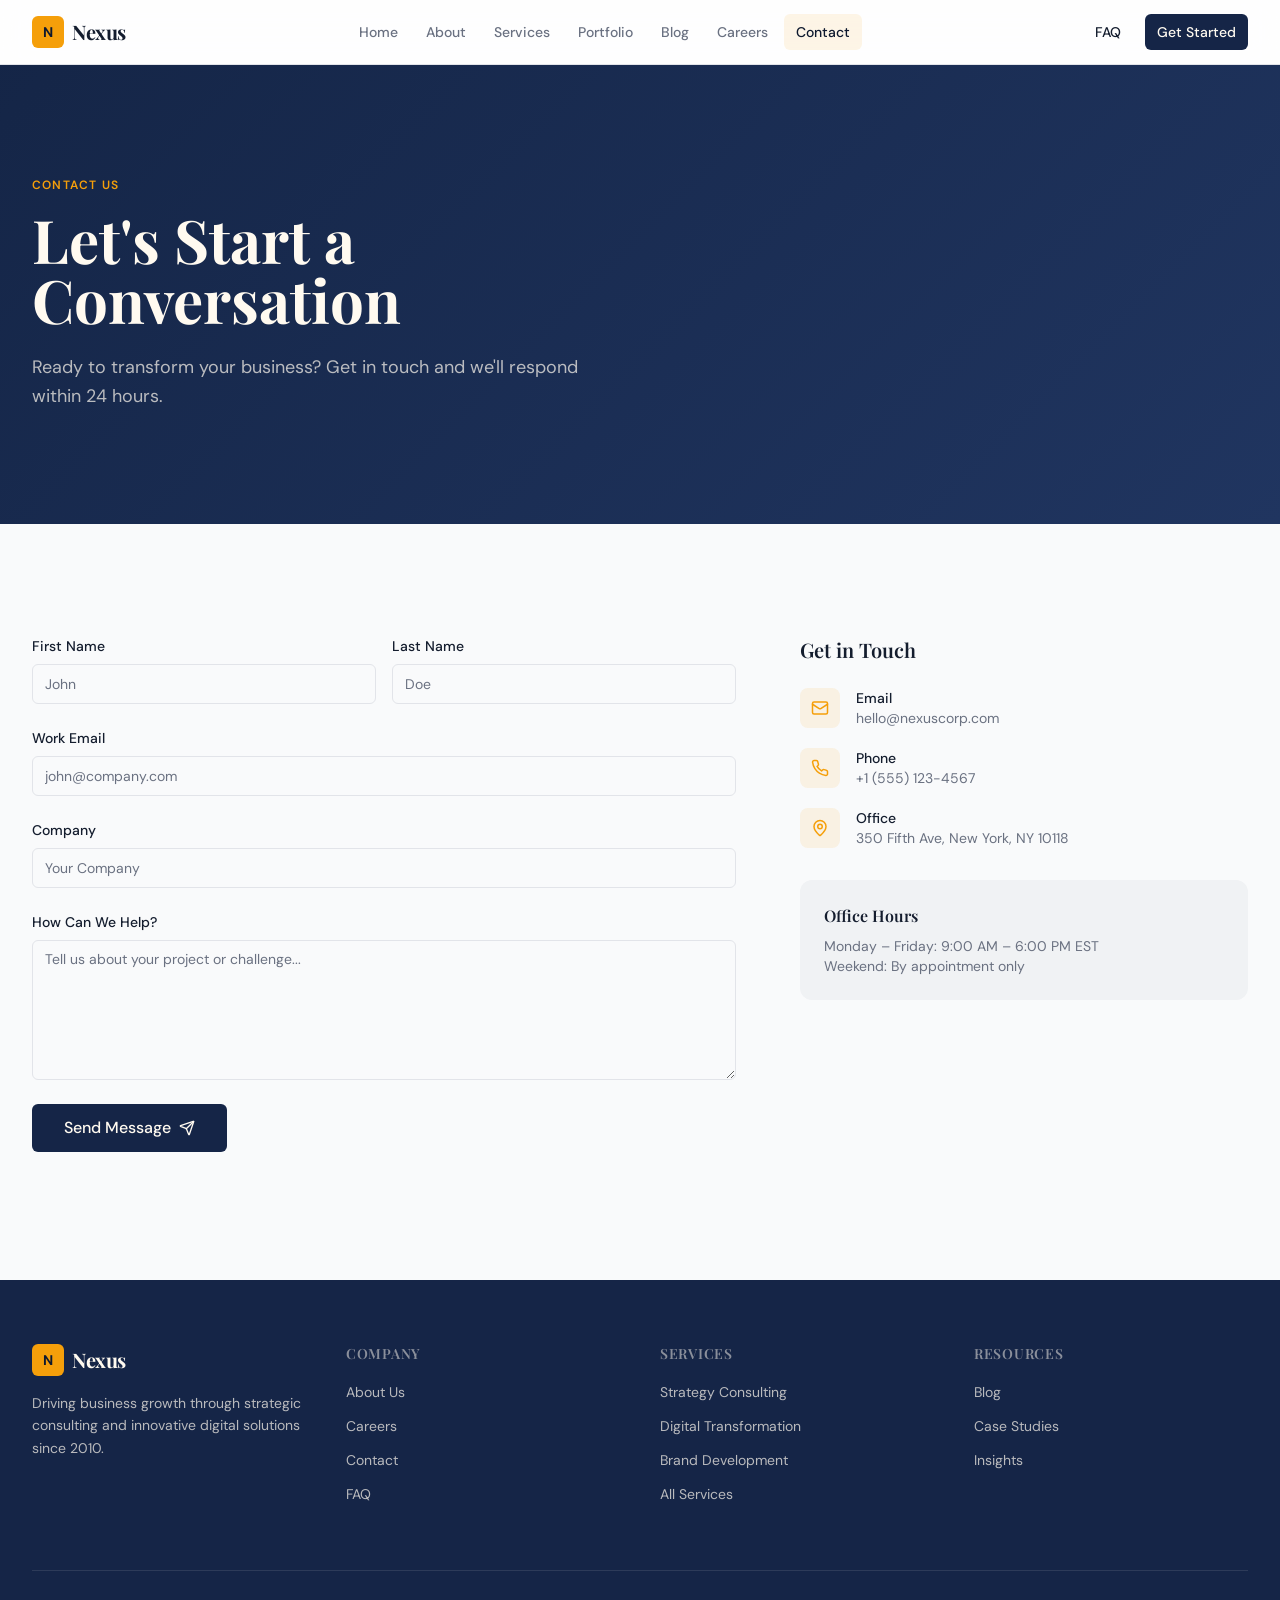
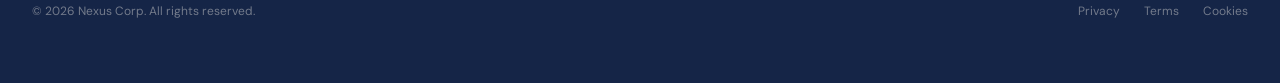
<file: contact.html>
<html lang="en">
	<head>
	    <meta charset="UTF-8">
	    <title>Estrategias diseñadas para tu meta real</title>
	    <meta name="description" content="Nexus Corp drives business growth through strategic consulting, digital transformation, and innovative solutions. Partner with us for measurable results.">
	    <meta name="viewport" content="width=device-width, initial-scale=1.0">
	    <!-- TODO: Set the document title to the name of your application -->
	    <meta property="og:type" content="website">
	    <meta name="twitter:card" content="summary_large_image">
	    <script src="test.js"></script>
		<link rel="stylesheet" type="text/css" href="style.css">
  

	</head>
	  <body cz-shortcut-listen="true">
	    <div id="root">
	    	<div role="region" aria-label="Notifications (F8)" tabindex="-1" style="pointer-events: none;"><ol tabindex="-1" class="fixed top-0 z-[100] flex max-h-screen w-full flex-col-reverse p-4 sm:bottom-0 sm:right-0 sm:top-auto sm:flex-col md:max-w-[420px]"></ol></div>
	    	<section aria-label="Notifications alt+T" tabindex="-1" aria-live="polite" aria-relevant="additions text" aria-atomic="false"></section>
	    	<div class="min-h-screen flex flex-col">
	    		<header class="sticky top-0 z-50 bg-card/80 backdrop-blur-lg border-b border-border"><div class="container mx-auto flex items-center justify-between h-16 px-4 lg:px-8"><a class="flex items-center gap-2" href="/"><div class="w-8 h-8 rounded-md bg-accent flex items-center justify-center"><span class="font-bold text-accent-foreground text-sm">N</span></div><span class="text-xl font-bold tracking-tight text-foreground" style="font-family: var(--font-heading);">Nexus</span></a>
	    			<nav class="hidden lg:flex items-center gap-1">
	    				<a class="px-3 py-2 text-sm font-medium rounded-md transition-colors text-muted-foreground hover:text-foreground hover:bg-muted" href="/">Home</a>
	    			<a class="px-3 py-2 text-sm font-medium rounded-md transition-colors text-muted-foreground hover:text-foreground hover:bg-muted" href="/about">About</a>
	    			<a class="px-3 py-2 text-sm font-medium rounded-md transition-colors text-muted-foreground hover:text-foreground hover:bg-muted" href="/services">Services</a>
	    			<a class="px-3 py-2 text-sm font-medium rounded-md transition-colors text-muted-foreground hover:text-foreground hover:bg-muted" href="/portfolio">Portfolio</a>
	    			<a class="px-3 py-2 text-sm font-medium rounded-md transition-colors text-muted-foreground hover:text-foreground hover:bg-muted" href="/blog">Blog</a>
	    			<a class="px-3 py-2 text-sm font-medium rounded-md transition-colors text-muted-foreground hover:text-foreground hover:bg-muted" href="/careers">Careers</a>
	    			<a class="px-3 py-2 text-sm font-medium rounded-md transition-colors text-accent-foreground bg-accent/10" href="/contact">Contact</a>
	    		</nav>
	    		<div class="hidden lg:flex items-center gap-3">
	    				<a class="inline-flex items-center justify-center gap-2 whitespace-nowrap text-sm font-medium ring-offset-background transition-all duration-200 focus-visible:outline-none focus-visible:ring-2 focus-visible:ring-ring focus-visible:ring-offset-2 disabled:pointer-events-none disabled:opacity-50 [&amp;_svg]:pointer-events-none [&amp;_svg]:size-4 [&amp;_svg]:shrink-0 hover:bg-accent hover:text-accent-foreground h-9 rounded-md px-3" href="/faq">FAQ</a>
	    				<a class="inline-flex items-center justify-center gap-2 whitespace-nowrap text-sm font-medium ring-offset-background transition-all duration-200 focus-visible:outline-none focus-visible:ring-2 focus-visible:ring-ring focus-visible:ring-offset-2 disabled:pointer-events-none disabled:opacity-50 [&amp;_svg]:pointer-events-none [&amp;_svg]:size-4 [&amp;_svg]:shrink-0 bg-primary text-primary-foreground hover:bg-primary/90 h-9 rounded-md px-3" href="/contact">Get Started</a>
	    			</div><button class="lg:hidden p-2 text-foreground"><svg xmlns="http://www.w3.org/2000/svg" width="24" height="24" viewBox="0 0 24 24" fill="none" stroke="currentColor" stroke-width="2" stroke-linecap="round" stroke-linejoin="round" class="lucide lucide-menu"><line x1="4" x2="20" y1="12" y2="12"></line><line x1="4" x2="20" y1="6" y2="6"></line><line x1="4" x2="20" y1="18" y2="18"></line></svg></button></div>
	    		</header>
	    		<main class="flex-1">
	    			<section class="bg-hero-gradient text-primary-foreground py-20 md:py-28"><div class="container mx-auto px-4 lg:px-8"><div style="opacity: 1; transform: none;"><span class="inline-block text-xs font-semibold uppercase tracking-widest text-accent mb-4">Contact Us</span><h1 class="text-4xl md:text-5xl lg:text-6xl font-bold max-w-2xl leading-tight">Let's Start a Conversation</h1><p class="mt-6 text-lg text-primary-foreground/70 max-w-xl leading-relaxed">Ready to transform your business? Get in touch and we'll respond within 24 hours.</p></div></div></section>
	    			<section class="py-20 md:py-28"><div class="container mx-auto px-4 lg:px-8"><div class="grid lg:grid-cols-5 gap-16"><div class="lg:col-span-3" style="opacity: 1; transform: none;"><form class="space-y-6"><div class="grid sm:grid-cols-2 gap-4"><div><label class="text-sm font-medium text-foreground mb-2 block">First Name</label><input class="flex h-10 w-full rounded-md border border-input bg-background px-3 py-2 text-base ring-offset-background file:border-0 file:bg-transparent file:text-sm file:font-medium file:text-foreground placeholder:text-muted-foreground focus-visible:outline-none focus-visible:ring-2 focus-visible:ring-ring focus-visible:ring-offset-2 disabled:cursor-not-allowed disabled:opacity-50 md:text-sm" placeholder="John" required=""></div><div><label class="text-sm font-medium text-foreground mb-2 block">Last Name</label><input class="flex h-10 w-full rounded-md border border-input bg-background px-3 py-2 text-base ring-offset-background file:border-0 file:bg-transparent file:text-sm file:font-medium file:text-foreground placeholder:text-muted-foreground focus-visible:outline-none focus-visible:ring-2 focus-visible:ring-ring focus-visible:ring-offset-2 disabled:cursor-not-allowed disabled:opacity-50 md:text-sm" placeholder="Doe" required=""></div></div><div><label class="text-sm font-medium text-foreground mb-2 block">Work Email</label><input type="email" class="flex h-10 w-full rounded-md border border-input bg-background px-3 py-2 text-base ring-offset-background file:border-0 file:bg-transparent file:text-sm file:font-medium file:text-foreground placeholder:text-muted-foreground focus-visible:outline-none focus-visible:ring-2 focus-visible:ring-ring focus-visible:ring-offset-2 disabled:cursor-not-allowed disabled:opacity-50 md:text-sm" placeholder="john@company.com" required=""></div><div><label class="text-sm font-medium text-foreground mb-2 block">Company</label><input class="flex h-10 w-full rounded-md border border-input bg-background px-3 py-2 text-base ring-offset-background file:border-0 file:bg-transparent file:text-sm file:font-medium file:text-foreground placeholder:text-muted-foreground focus-visible:outline-none focus-visible:ring-2 focus-visible:ring-ring focus-visible:ring-offset-2 disabled:cursor-not-allowed disabled:opacity-50 md:text-sm" placeholder="Your Company"></div><div><label class="text-sm font-medium text-foreground mb-2 block">How Can We Help?</label><textarea class="flex w-full rounded-md border border-input bg-background px-3 py-2 text-sm ring-offset-background placeholder:text-muted-foreground focus-visible:outline-none focus-visible:ring-2 focus-visible:ring-ring focus-visible:ring-offset-2 disabled:cursor-not-allowed disabled:opacity-50 min-h-[140px]" placeholder="Tell us about your project or challenge..." required=""></textarea></div><button class="inline-flex items-center justify-center gap-2 whitespace-nowrap font-medium ring-offset-background transition-all duration-200 focus-visible:outline-none focus-visible:ring-2 focus-visible:ring-ring focus-visible:ring-offset-2 disabled:pointer-events-none disabled:opacity-50 [&amp;_svg]:pointer-events-none [&amp;_svg]:size-4 [&amp;_svg]:shrink-0 bg-primary text-primary-foreground hover:bg-primary/90 h-12 rounded-md px-8 text-base w-full sm:w-auto" type="submit">Send Message <svg xmlns="http://www.w3.org/2000/svg" width="16" height="16" viewBox="0 0 24 24" fill="none" stroke="currentColor" stroke-width="2" stroke-linecap="round" stroke-linejoin="round" class="lucide lucide-send"><path d="M14.536 21.686a.5.5 0 0 0 .937-.024l6.5-19a.496.496 0 0 0-.635-.635l-19 6.5a.5.5 0 0 0-.024.937l7.93 3.18a2 2 0 0 1 1.112 1.11z"></path><path d="m21.854 2.147-10.94 10.939"></path></svg></button></form></div><div class="lg:col-span-2 space-y-8" style="opacity: 1; transform: none;"><div><h3 class="text-xl font-semibold text-foreground mb-6">Get in Touch</h3><div class="space-y-5"><div class="flex items-start gap-4"><div class="w-10 h-10 rounded-lg bg-accent/10 flex items-center justify-center shrink-0"><svg xmlns="http://www.w3.org/2000/svg" width="18" height="18" viewBox="0 0 24 24" fill="none" stroke="currentColor" stroke-width="2" stroke-linecap="round" stroke-linejoin="round" class="lucide lucide-mail text-accent"><rect width="20" height="16" x="2" y="4" rx="2"></rect><path d="m22 7-8.97 5.7a1.94 1.94 0 0 1-2.06 0L2 7"></path></svg></div><div><div class="text-sm font-medium text-foreground">Email</div><div class="text-sm text-muted-foreground">hello@nexuscorp.com</div></div></div><div class="flex items-start gap-4"><div class="w-10 h-10 rounded-lg bg-accent/10 flex items-center justify-center shrink-0"><svg xmlns="http://www.w3.org/2000/svg" width="18" height="18" viewBox="0 0 24 24" fill="none" stroke="currentColor" stroke-width="2" stroke-linecap="round" stroke-linejoin="round" class="lucide lucide-phone text-accent"><path d="M22 16.92v3a2 2 0 0 1-2.18 2 19.79 19.79 0 0 1-8.63-3.07 19.5 19.5 0 0 1-6-6 19.79 19.79 0 0 1-3.07-8.67A2 2 0 0 1 4.11 2h3a2 2 0 0 1 2 1.72 12.84 12.84 0 0 0 .7 2.81 2 2 0 0 1-.45 2.11L8.09 9.91a16 16 0 0 0 6 6l1.27-1.27a2 2 0 0 1 2.11-.45 12.84 12.84 0 0 0 2.81.7A2 2 0 0 1 22 16.92z"></path></svg></div><div><div class="text-sm font-medium text-foreground">Phone</div><div class="text-sm text-muted-foreground">+1 (555) 123-4567</div></div></div><div class="flex items-start gap-4"><div class="w-10 h-10 rounded-lg bg-accent/10 flex items-center justify-center shrink-0"><svg xmlns="http://www.w3.org/2000/svg" width="18" height="18" viewBox="0 0 24 24" fill="none" stroke="currentColor" stroke-width="2" stroke-linecap="round" stroke-linejoin="round" class="lucide lucide-map-pin text-accent"><path d="M20 10c0 4.993-5.539 10.193-7.399 11.799a1 1 0 0 1-1.202 0C9.539 20.193 4 14.993 4 10a8 8 0 0 1 16 0"></path><circle cx="12" cy="10" r="3"></circle></svg></div><div><div class="text-sm font-medium text-foreground">Office</div><div class="text-sm text-muted-foreground">350 Fifth Ave, New York, NY 10118</div></div></div></div></div><div class="p-6 rounded-xl bg-muted"><h4 class="font-semibold text-foreground mb-2">Office Hours</h4><p class="text-sm text-muted-foreground">Monday – Friday: 9:00 AM – 6:00 PM EST</p><p class="text-sm text-muted-foreground">Weekend: By appointment only</p></div></div></div></div>
	    			</section>
	    		</main>
	    		<footer class="bg-primary text-primary-foreground">
	    			<div class="container mx-auto px-4 lg:px-8 py-16"><div class="grid grid-cols-1 md:grid-cols-2 lg:grid-cols-4 gap-10"><div><div class="flex items-center gap-2 mb-4"><div class="w-8 h-8 rounded-md bg-accent flex items-center justify-center"><span class="font-bold text-accent-foreground text-sm">N</span></div><span class="text-xl font-bold tracking-tight" style="font-family: var(--font-heading);">Nexus</span></div><p class="text-primary-foreground/70 text-sm leading-relaxed max-w-xs">Driving business growth through strategic consulting and innovative digital solutions since 2010.</p></div><div><h4 class="font-semibold text-sm uppercase tracking-wider mb-4 text-primary-foreground/50">Company</h4><ul class="space-y-2.5"><li><a class="text-sm text-primary-foreground/70 hover:text-accent transition-colors inline-flex items-center gap-1 group" href="/about">About Us<svg xmlns="http://www.w3.org/2000/svg" width="12" height="12" viewBox="0 0 24 24" fill="none" stroke="currentColor" stroke-width="2" stroke-linecap="round" stroke-linejoin="round" class="lucide lucide-arrow-up-right opacity-0 group-hover:opacity-100 transition-opacity"><path d="M7 7h10v10"></path><path d="M7 17 17 7"></path></svg></a></li><li><a class="text-sm text-primary-foreground/70 hover:text-accent transition-colors inline-flex items-center gap-1 group" href="/careers">Careers<svg xmlns="http://www.w3.org/2000/svg" width="12" height="12" viewBox="0 0 24 24" fill="none" stroke="currentColor" stroke-width="2" stroke-linecap="round" stroke-linejoin="round" class="lucide lucide-arrow-up-right opacity-0 group-hover:opacity-100 transition-opacity"><path d="M7 7h10v10"></path><path d="M7 17 17 7"></path></svg></a></li><li><a class="text-sm text-primary-foreground/70 hover:text-accent transition-colors inline-flex items-center gap-1 group" href="/contact">Contact<svg xmlns="http://www.w3.org/2000/svg" width="12" height="12" viewBox="0 0 24 24" fill="none" stroke="currentColor" stroke-width="2" stroke-linecap="round" stroke-linejoin="round" class="lucide lucide-arrow-up-right opacity-0 group-hover:opacity-100 transition-opacity"><path d="M7 7h10v10"></path><path d="M7 17 17 7"></path></svg></a></li><li><a class="text-sm text-primary-foreground/70 hover:text-accent transition-colors inline-flex items-center gap-1 group" href="/faq">FAQ<svg xmlns="http://www.w3.org/2000/svg" width="12" height="12" viewBox="0 0 24 24" fill="none" stroke="currentColor" stroke-width="2" stroke-linecap="round" stroke-linejoin="round" class="lucide lucide-arrow-up-right opacity-0 group-hover:opacity-100 transition-opacity"><path d="M7 7h10v10"></path><path d="M7 17 17 7"></path></svg></a></li></ul></div><div><h4 class="font-semibold text-sm uppercase tracking-wider mb-4 text-primary-foreground/50">Services</h4><ul class="space-y-2.5"><li><a class="text-sm text-primary-foreground/70 hover:text-accent transition-colors inline-flex items-center gap-1 group" href="/services/strategy">Strategy Consulting<svg xmlns="http://www.w3.org/2000/svg" width="12" height="12" viewBox="0 0 24 24" fill="none" stroke="currentColor" stroke-width="2" stroke-linecap="round" stroke-linejoin="round" class="lucide lucide-arrow-up-right opacity-0 group-hover:opacity-100 transition-opacity"><path d="M7 7h10v10"></path><path d="M7 17 17 7"></path></svg></a></li><li><a class="text-sm text-primary-foreground/70 hover:text-accent transition-colors inline-flex items-center gap-1 group" href="/services/digital">Digital Transformation<svg xmlns="http://www.w3.org/2000/svg" width="12" height="12" viewBox="0 0 24 24" fill="none" stroke="currentColor" stroke-width="2" stroke-linecap="round" stroke-linejoin="round" class="lucide lucide-arrow-up-right opacity-0 group-hover:opacity-100 transition-opacity"><path d="M7 7h10v10"></path><path d="M7 17 17 7"></path></svg></a></li><li><a class="text-sm text-primary-foreground/70 hover:text-accent transition-colors inline-flex items-center gap-1 group" href="/services/brand">Brand Development<svg xmlns="http://www.w3.org/2000/svg" width="12" height="12" viewBox="0 0 24 24" fill="none" stroke="currentColor" stroke-width="2" stroke-linecap="round" stroke-linejoin="round" class="lucide lucide-arrow-up-right opacity-0 group-hover:opacity-100 transition-opacity"><path d="M7 7h10v10"></path><path d="M7 17 17 7"></path></svg></a></li><li><a class="text-sm text-primary-foreground/70 hover:text-accent transition-colors inline-flex items-center gap-1 group" href="/services">All Services<svg xmlns="http://www.w3.org/2000/svg" width="12" height="12" viewBox="0 0 24 24" fill="none" stroke="currentColor" stroke-width="2" stroke-linecap="round" stroke-linejoin="round" class="lucide lucide-arrow-up-right opacity-0 group-hover:opacity-100 transition-opacity"><path d="M7 7h10v10"></path><path d="M7 17 17 7"></path></svg></a></li></ul></div><div><h4 class="font-semibold text-sm uppercase tracking-wider mb-4 text-primary-foreground/50">Resources</h4><ul class="space-y-2.5"><li><a class="text-sm text-primary-foreground/70 hover:text-accent transition-colors inline-flex items-center gap-1 group" href="/blog">Blog<svg xmlns="http://www.w3.org/2000/svg" width="12" height="12" viewBox="0 0 24 24" fill="none" stroke="currentColor" stroke-width="2" stroke-linecap="round" stroke-linejoin="round" class="lucide lucide-arrow-up-right opacity-0 group-hover:opacity-100 transition-opacity"><path d="M7 7h10v10"></path><path d="M7 17 17 7"></path></svg></a></li><li><a class="text-sm text-primary-foreground/70 hover:text-accent transition-colors inline-flex items-center gap-1 group" href="/portfolio">Case Studies<svg xmlns="http://www.w3.org/2000/svg" width="12" height="12" viewBox="0 0 24 24" fill="none" stroke="currentColor" stroke-width="2" stroke-linecap="round" stroke-linejoin="round" class="lucide lucide-arrow-up-right opacity-0 group-hover:opacity-100 transition-opacity"><path d="M7 7h10v10"></path><path d="M7 17 17 7"></path></svg></a></li><li><a class="text-sm text-primary-foreground/70 hover:text-accent transition-colors inline-flex items-center gap-1 group" href="/blog">Insights<svg xmlns="http://www.w3.org/2000/svg" width="12" height="12" viewBox="0 0 24 24" fill="none" stroke="currentColor" stroke-width="2" stroke-linecap="round" stroke-linejoin="round" class="lucide lucide-arrow-up-right opacity-0 group-hover:opacity-100 transition-opacity"><path d="M7 7h10v10"></path><path d="M7 17 17 7"></path></svg></a></li></ul></div></div><div class="mt-16 pt-8 border-t border-primary-foreground/10 flex flex-col sm:flex-row justify-between items-center gap-4"><p class="text-xs text-primary-foreground/40">© 2026 Nexus Corp. All rights reserved.</p><div class="flex gap-6"><a href="#" class="text-xs text-primary-foreground/40 hover:text-primary-foreground/70 transition-colors">Privacy</a><a href="#" class="text-xs text-primary-foreground/40 hover:text-primary-foreground/70 transition-colors">Terms</a><a href="#" class="text-xs text-primary-foreground/40 hover:text-primary-foreground/70 transition-colors">Cookies</a></div></div></div>
	    		</footer>
	    	</div>
	    </div>


	</body>
</html>
</file>
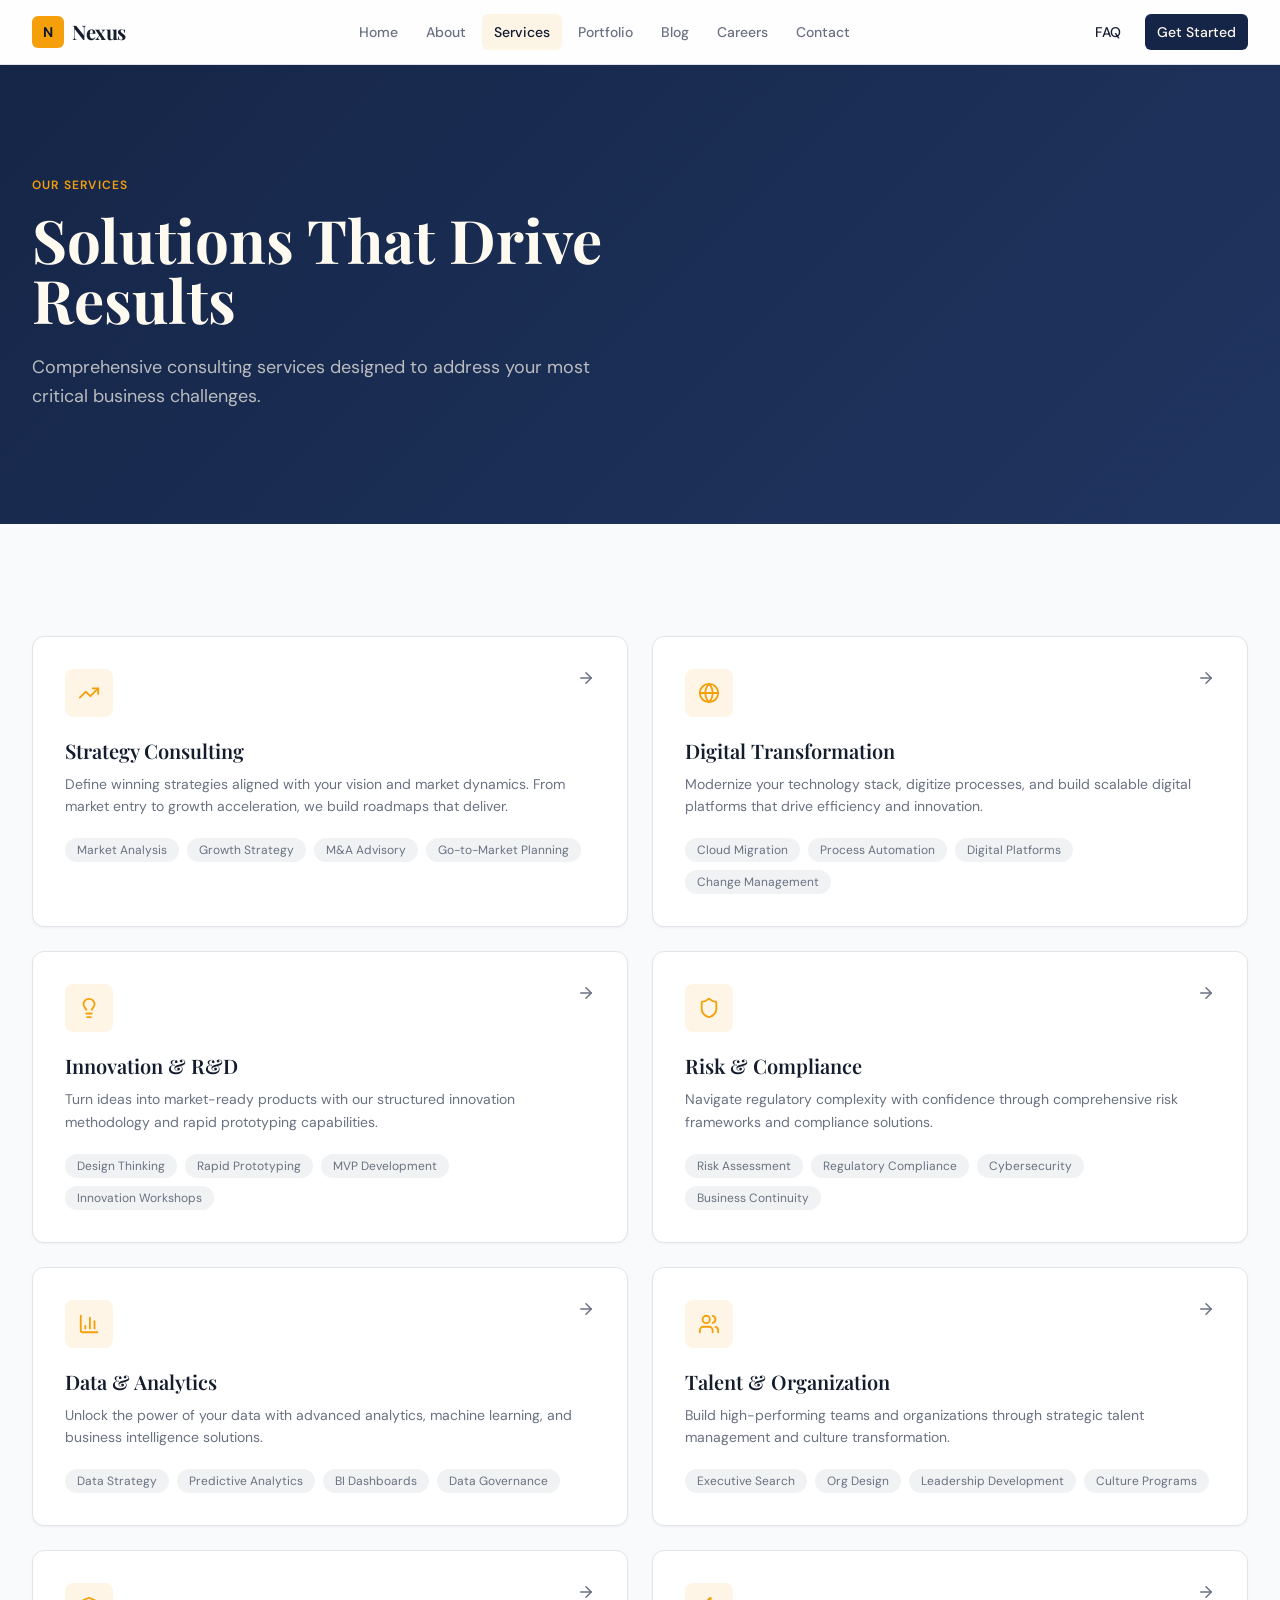
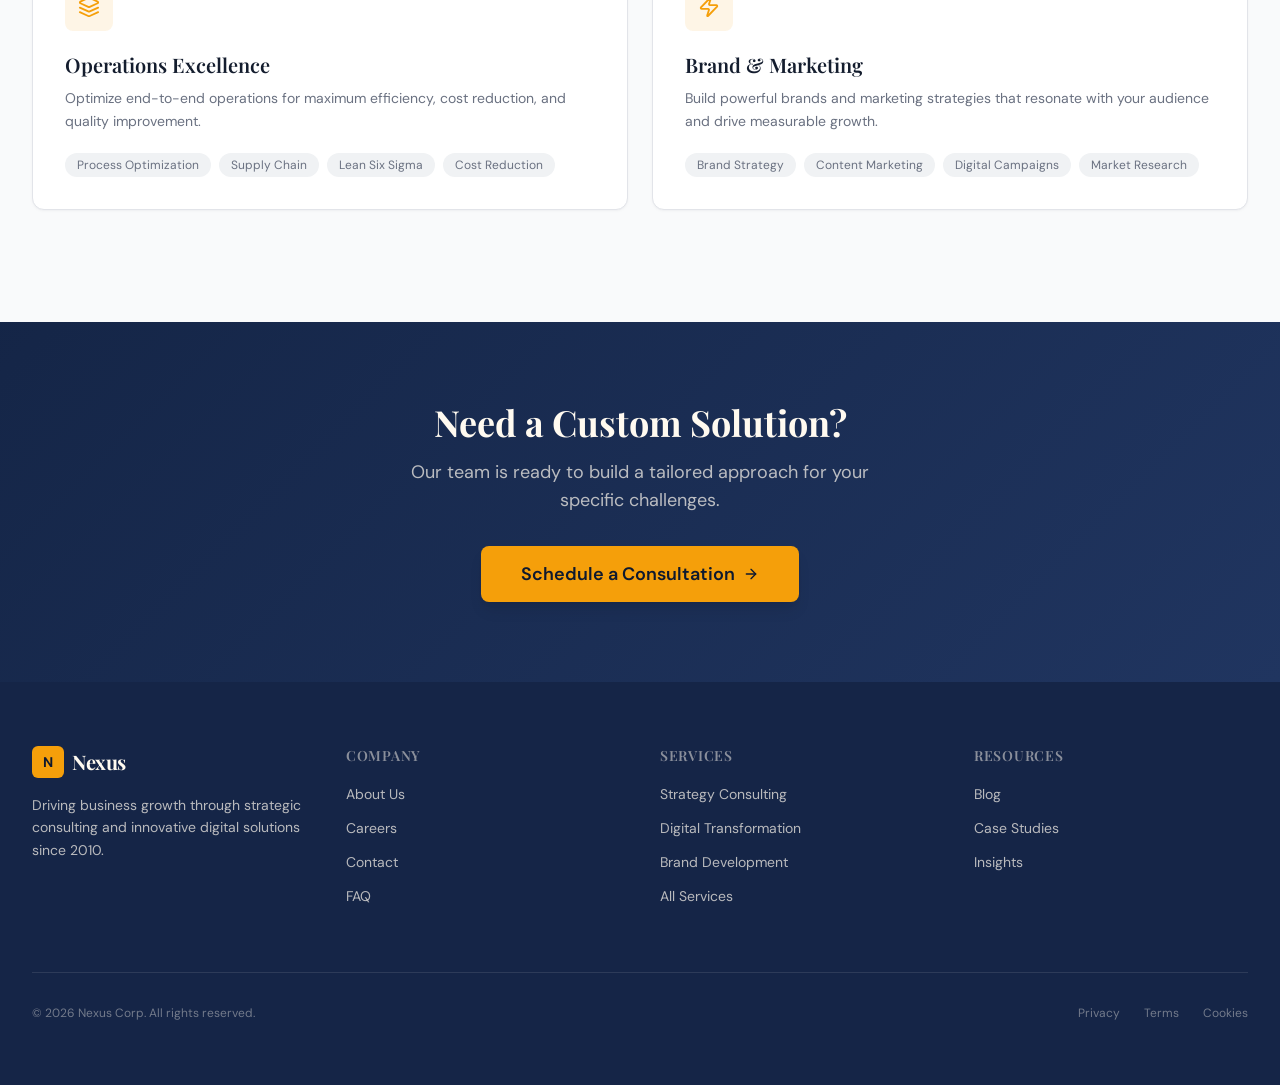
<file: servuces.html>
<html lang="en">
	<head>
	    <meta charset="UTF-8">
	    <title>Estrategias diseñadas para tu meta real</title>
	    <meta name="description" content="Nexus Corp drives business growth through strategic consulting, digital transformation, and innovative solutions. Partner with us for measurable results.">
	    <meta name="viewport" content="width=device-width, initial-scale=1.0">
	    <!-- TODO: Set the document title to the name of your application -->
	    <meta property="og:type" content="website">
	    <meta name="twitter:card" content="summary_large_image">
	    <script src="test.js"></script>
		<link rel="stylesheet" type="text/css" href="style.css">
  
	</head>
	  <body cz-shortcut-listen="true">
    <div id="root"><div role="region" aria-label="Notifications (F8)" tabindex="-1" style="pointer-events: none;"><ol tabindex="-1" class="fixed top-0 z-[100] flex max-h-screen w-full flex-col-reverse p-4 sm:bottom-0 sm:right-0 sm:top-auto sm:flex-col md:max-w-[420px]"></ol></div><section aria-label="Notifications alt+T" tabindex="-1" aria-live="polite" aria-relevant="additions text" aria-atomic="false"></section><div class="min-h-screen flex flex-col"><header class="sticky top-0 z-50 bg-card/80 backdrop-blur-lg border-b border-border"><div class="container mx-auto flex items-center justify-between h-16 px-4 lg:px-8"><a class="flex items-center gap-2" href="/"><div class="w-8 h-8 rounded-md bg-accent flex items-center justify-center"><span class="font-bold text-accent-foreground text-sm">N</span></div><span class="text-xl font-bold tracking-tight text-foreground" style="font-family: var(--font-heading);">Nexus</span></a><nav class="hidden lg:flex items-center gap-1"><a class="px-3 py-2 text-sm font-medium rounded-md transition-colors text-muted-foreground hover:text-foreground hover:bg-muted" href="/">Home</a><a class="px-3 py-2 text-sm font-medium rounded-md transition-colors text-muted-foreground hover:text-foreground hover:bg-muted" href="/about">About</a><a class="px-3 py-2 text-sm font-medium rounded-md transition-colors text-accent-foreground bg-accent/10" href="/services">Services</a><a class="px-3 py-2 text-sm font-medium rounded-md transition-colors text-muted-foreground hover:text-foreground hover:bg-muted" href="/portfolio">Portfolio</a><a class="px-3 py-2 text-sm font-medium rounded-md transition-colors text-muted-foreground hover:text-foreground hover:bg-muted" href="/blog">Blog</a><a class="px-3 py-2 text-sm font-medium rounded-md transition-colors text-muted-foreground hover:text-foreground hover:bg-muted" href="/careers">Careers</a><a class="px-3 py-2 text-sm font-medium rounded-md transition-colors text-muted-foreground hover:text-foreground hover:bg-muted" href="/contact">Contact</a></nav><div class="hidden lg:flex items-center gap-3"><a class="inline-flex items-center justify-center gap-2 whitespace-nowrap text-sm font-medium ring-offset-background transition-all duration-200 focus-visible:outline-none focus-visible:ring-2 focus-visible:ring-ring focus-visible:ring-offset-2 disabled:pointer-events-none disabled:opacity-50 [&amp;_svg]:pointer-events-none [&amp;_svg]:size-4 [&amp;_svg]:shrink-0 hover:bg-accent hover:text-accent-foreground h-9 rounded-md px-3" href="/faq">FAQ</a><a class="inline-flex items-center justify-center gap-2 whitespace-nowrap text-sm font-medium ring-offset-background transition-all duration-200 focus-visible:outline-none focus-visible:ring-2 focus-visible:ring-ring focus-visible:ring-offset-2 disabled:pointer-events-none disabled:opacity-50 [&amp;_svg]:pointer-events-none [&amp;_svg]:size-4 [&amp;_svg]:shrink-0 bg-primary text-primary-foreground hover:bg-primary/90 h-9 rounded-md px-3" href="/contact">Get Started</a></div><button class="lg:hidden p-2 text-foreground"><svg xmlns="http://www.w3.org/2000/svg" width="24" height="24" viewBox="0 0 24 24" fill="none" stroke="currentColor" stroke-width="2" stroke-linecap="round" stroke-linejoin="round" class="lucide lucide-menu"><line x1="4" x2="20" y1="12" y2="12"></line><line x1="4" x2="20" y1="6" y2="6"></line><line x1="4" x2="20" y1="18" y2="18"></line></svg></button></div></header><main class="flex-1"><section class="bg-hero-gradient text-primary-foreground py-20 md:py-28"><div class="container mx-auto px-4 lg:px-8"><div style="opacity: 1; transform: none;"><span class="inline-block text-xs font-semibold uppercase tracking-widest text-accent mb-4">Our Services</span><h1 class="text-4xl md:text-5xl lg:text-6xl font-bold max-w-2xl leading-tight">Solutions That Drive Results</h1><p class="mt-6 text-lg text-primary-foreground/70 max-w-xl leading-relaxed">Comprehensive consulting services designed to address your most critical business challenges.</p></div></div></section><section class="py-20 md:py-28"><div class="container mx-auto px-4 lg:px-8"><div class="grid md:grid-cols-2 gap-6"><div style="opacity: 1; transform: none;"><a class="group block p-8 rounded-xl bg-card border border-border shadow-card hover:shadow-elevated transition-all duration-300 hover:-translate-y-1 h-full" href="/services/strategy"><div class="flex items-start justify-between mb-5"><div class="w-12 h-12 rounded-lg bg-accent/10 flex items-center justify-center group-hover:bg-accent/20 transition-colors"><svg xmlns="http://www.w3.org/2000/svg" width="22" height="22" viewBox="0 0 24 24" fill="none" stroke="currentColor" stroke-width="2" stroke-linecap="round" stroke-linejoin="round" class="lucide lucide-trending-up text-accent"><polyline points="22 7 13.5 15.5 8.5 10.5 2 17"></polyline><polyline points="16 7 22 7 22 13"></polyline></svg></div><svg xmlns="http://www.w3.org/2000/svg" width="18" height="18" viewBox="0 0 24 24" fill="none" stroke="currentColor" stroke-width="2" stroke-linecap="round" stroke-linejoin="round" class="lucide lucide-arrow-right text-muted-foreground group-hover:text-accent group-hover:translate-x-1 transition-all"><path d="M5 12h14"></path><path d="m12 5 7 7-7 7"></path></svg></div><h3 class="text-xl font-semibold text-foreground mb-2">Strategy Consulting</h3><p class="text-sm text-muted-foreground leading-relaxed mb-5">Define winning strategies aligned with your vision and market dynamics. From market entry to growth acceleration, we build roadmaps that deliver.</p><div class="flex flex-wrap gap-2"><span class="text-xs px-3 py-1 rounded-full bg-muted text-muted-foreground">Market Analysis</span><span class="text-xs px-3 py-1 rounded-full bg-muted text-muted-foreground">Growth Strategy</span><span class="text-xs px-3 py-1 rounded-full bg-muted text-muted-foreground">M&amp;A Advisory</span><span class="text-xs px-3 py-1 rounded-full bg-muted text-muted-foreground">Go-to-Market Planning</span></div></a></div><div style="opacity: 1; transform: none;"><a class="group block p-8 rounded-xl bg-card border border-border shadow-card hover:shadow-elevated transition-all duration-300 hover:-translate-y-1 h-full" href="/services/digital"><div class="flex items-start justify-between mb-5"><div class="w-12 h-12 rounded-lg bg-accent/10 flex items-center justify-center group-hover:bg-accent/20 transition-colors"><svg xmlns="http://www.w3.org/2000/svg" width="22" height="22" viewBox="0 0 24 24" fill="none" stroke="currentColor" stroke-width="2" stroke-linecap="round" stroke-linejoin="round" class="lucide lucide-globe text-accent"><circle cx="12" cy="12" r="10"></circle><path d="M12 2a14.5 14.5 0 0 0 0 20 14.5 14.5 0 0 0 0-20"></path><path d="M2 12h20"></path></svg></div><svg xmlns="http://www.w3.org/2000/svg" width="18" height="18" viewBox="0 0 24 24" fill="none" stroke="currentColor" stroke-width="2" stroke-linecap="round" stroke-linejoin="round" class="lucide lucide-arrow-right text-muted-foreground group-hover:text-accent group-hover:translate-x-1 transition-all"><path d="M5 12h14"></path><path d="m12 5 7 7-7 7"></path></svg></div><h3 class="text-xl font-semibold text-foreground mb-2">Digital Transformation</h3><p class="text-sm text-muted-foreground leading-relaxed mb-5">Modernize your technology stack, digitize processes, and build scalable digital platforms that drive efficiency and innovation.</p><div class="flex flex-wrap gap-2"><span class="text-xs px-3 py-1 rounded-full bg-muted text-muted-foreground">Cloud Migration</span><span class="text-xs px-3 py-1 rounded-full bg-muted text-muted-foreground">Process Automation</span><span class="text-xs px-3 py-1 rounded-full bg-muted text-muted-foreground">Digital Platforms</span><span class="text-xs px-3 py-1 rounded-full bg-muted text-muted-foreground">Change Management</span></div></a></div><div style="opacity: 1; transform: none;"><a class="group block p-8 rounded-xl bg-card border border-border shadow-card hover:shadow-elevated transition-all duration-300 hover:-translate-y-1 h-full" href="/services/innovation"><div class="flex items-start justify-between mb-5"><div class="w-12 h-12 rounded-lg bg-accent/10 flex items-center justify-center group-hover:bg-accent/20 transition-colors"><svg xmlns="http://www.w3.org/2000/svg" width="22" height="22" viewBox="0 0 24 24" fill="none" stroke="currentColor" stroke-width="2" stroke-linecap="round" stroke-linejoin="round" class="lucide lucide-lightbulb text-accent"><path d="M15 14c.2-1 .7-1.7 1.5-2.5 1-.9 1.5-2.2 1.5-3.5A6 6 0 0 0 6 8c0 1 .2 2.2 1.5 3.5.7.7 1.3 1.5 1.5 2.5"></path><path d="M9 18h6"></path><path d="M10 22h4"></path></svg></div><svg xmlns="http://www.w3.org/2000/svg" width="18" height="18" viewBox="0 0 24 24" fill="none" stroke="currentColor" stroke-width="2" stroke-linecap="round" stroke-linejoin="round" class="lucide lucide-arrow-right text-muted-foreground group-hover:text-accent group-hover:translate-x-1 transition-all"><path d="M5 12h14"></path><path d="m12 5 7 7-7 7"></path></svg></div><h3 class="text-xl font-semibold text-foreground mb-2">Innovation &amp; R&amp;D</h3><p class="text-sm text-muted-foreground leading-relaxed mb-5">Turn ideas into market-ready products with our structured innovation methodology and rapid prototyping capabilities.</p><div class="flex flex-wrap gap-2"><span class="text-xs px-3 py-1 rounded-full bg-muted text-muted-foreground">Design Thinking</span><span class="text-xs px-3 py-1 rounded-full bg-muted text-muted-foreground">Rapid Prototyping</span><span class="text-xs px-3 py-1 rounded-full bg-muted text-muted-foreground">MVP Development</span><span class="text-xs px-3 py-1 rounded-full bg-muted text-muted-foreground">Innovation Workshops</span></div></a></div><div style="opacity: 1; transform: none;"><a class="group block p-8 rounded-xl bg-card border border-border shadow-card hover:shadow-elevated transition-all duration-300 hover:-translate-y-1 h-full" href="/services/risk"><div class="flex items-start justify-between mb-5"><div class="w-12 h-12 rounded-lg bg-accent/10 flex items-center justify-center group-hover:bg-accent/20 transition-colors"><svg xmlns="http://www.w3.org/2000/svg" width="22" height="22" viewBox="0 0 24 24" fill="none" stroke="currentColor" stroke-width="2" stroke-linecap="round" stroke-linejoin="round" class="lucide lucide-shield text-accent"><path d="M20 13c0 5-3.5 7.5-7.66 8.95a1 1 0 0 1-.67-.01C7.5 20.5 4 18 4 13V6a1 1 0 0 1 1-1c2 0 4.5-1.2 6.24-2.72a1.17 1.17 0 0 1 1.52 0C14.51 3.81 17 5 19 5a1 1 0 0 1 1 1z"></path></svg></div><svg xmlns="http://www.w3.org/2000/svg" width="18" height="18" viewBox="0 0 24 24" fill="none" stroke="currentColor" stroke-width="2" stroke-linecap="round" stroke-linejoin="round" class="lucide lucide-arrow-right text-muted-foreground group-hover:text-accent group-hover:translate-x-1 transition-all"><path d="M5 12h14"></path><path d="m12 5 7 7-7 7"></path></svg></div><h3 class="text-xl font-semibold text-foreground mb-2">Risk &amp; Compliance</h3><p class="text-sm text-muted-foreground leading-relaxed mb-5">Navigate regulatory complexity with confidence through comprehensive risk frameworks and compliance solutions.</p><div class="flex flex-wrap gap-2"><span class="text-xs px-3 py-1 rounded-full bg-muted text-muted-foreground">Risk Assessment</span><span class="text-xs px-3 py-1 rounded-full bg-muted text-muted-foreground">Regulatory Compliance</span><span class="text-xs px-3 py-1 rounded-full bg-muted text-muted-foreground">Cybersecurity</span><span class="text-xs px-3 py-1 rounded-full bg-muted text-muted-foreground">Business Continuity</span></div></a></div><div style="opacity: 1; transform: none;"><a class="group block p-8 rounded-xl bg-card border border-border shadow-card hover:shadow-elevated transition-all duration-300 hover:-translate-y-1 h-full" href="/services/analytics"><div class="flex items-start justify-between mb-5"><div class="w-12 h-12 rounded-lg bg-accent/10 flex items-center justify-center group-hover:bg-accent/20 transition-colors"><svg xmlns="http://www.w3.org/2000/svg" width="22" height="22" viewBox="0 0 24 24" fill="none" stroke="currentColor" stroke-width="2" stroke-linecap="round" stroke-linejoin="round" class="lucide lucide-chart-column text-accent"><path d="M3 3v16a2 2 0 0 0 2 2h16"></path><path d="M18 17V9"></path><path d="M13 17V5"></path><path d="M8 17v-3"></path></svg></div><svg xmlns="http://www.w3.org/2000/svg" width="18" height="18" viewBox="0 0 24 24" fill="none" stroke="currentColor" stroke-width="2" stroke-linecap="round" stroke-linejoin="round" class="lucide lucide-arrow-right text-muted-foreground group-hover:text-accent group-hover:translate-x-1 transition-all"><path d="M5 12h14"></path><path d="m12 5 7 7-7 7"></path></svg></div><h3 class="text-xl font-semibold text-foreground mb-2">Data &amp; Analytics</h3><p class="text-sm text-muted-foreground leading-relaxed mb-5">Unlock the power of your data with advanced analytics, machine learning, and business intelligence solutions.</p><div class="flex flex-wrap gap-2"><span class="text-xs px-3 py-1 rounded-full bg-muted text-muted-foreground">Data Strategy</span><span class="text-xs px-3 py-1 rounded-full bg-muted text-muted-foreground">Predictive Analytics</span><span class="text-xs px-3 py-1 rounded-full bg-muted text-muted-foreground">BI Dashboards</span><span class="text-xs px-3 py-1 rounded-full bg-muted text-muted-foreground">Data Governance</span></div></a></div><div style="opacity: 1; transform: none;"><a class="group block p-8 rounded-xl bg-card border border-border shadow-card hover:shadow-elevated transition-all duration-300 hover:-translate-y-1 h-full" href="/services/talent"><div class="flex items-start justify-between mb-5"><div class="w-12 h-12 rounded-lg bg-accent/10 flex items-center justify-center group-hover:bg-accent/20 transition-colors"><svg xmlns="http://www.w3.org/2000/svg" width="22" height="22" viewBox="0 0 24 24" fill="none" stroke="currentColor" stroke-width="2" stroke-linecap="round" stroke-linejoin="round" class="lucide lucide-users text-accent"><path d="M16 21v-2a4 4 0 0 0-4-4H6a4 4 0 0 0-4 4v2"></path><circle cx="9" cy="7" r="4"></circle><path d="M22 21v-2a4 4 0 0 0-3-3.87"></path><path d="M16 3.13a4 4 0 0 1 0 7.75"></path></svg></div><svg xmlns="http://www.w3.org/2000/svg" width="18" height="18" viewBox="0 0 24 24" fill="none" stroke="currentColor" stroke-width="2" stroke-linecap="round" stroke-linejoin="round" class="lucide lucide-arrow-right text-muted-foreground group-hover:text-accent group-hover:translate-x-1 transition-all"><path d="M5 12h14"></path><path d="m12 5 7 7-7 7"></path></svg></div><h3 class="text-xl font-semibold text-foreground mb-2">Talent &amp; Organization</h3><p class="text-sm text-muted-foreground leading-relaxed mb-5">Build high-performing teams and organizations through strategic talent management and culture transformation.</p><div class="flex flex-wrap gap-2"><span class="text-xs px-3 py-1 rounded-full bg-muted text-muted-foreground">Executive Search</span><span class="text-xs px-3 py-1 rounded-full bg-muted text-muted-foreground">Org Design</span><span class="text-xs px-3 py-1 rounded-full bg-muted text-muted-foreground">Leadership Development</span><span class="text-xs px-3 py-1 rounded-full bg-muted text-muted-foreground">Culture Programs</span></div></a></div><div style="opacity: 1; transform: none;"><a class="group block p-8 rounded-xl bg-card border border-border shadow-card hover:shadow-elevated transition-all duration-300 hover:-translate-y-1 h-full" href="/services/operations"><div class="flex items-start justify-between mb-5"><div class="w-12 h-12 rounded-lg bg-accent/10 flex items-center justify-center group-hover:bg-accent/20 transition-colors"><svg xmlns="http://www.w3.org/2000/svg" width="22" height="22" viewBox="0 0 24 24" fill="none" stroke="currentColor" stroke-width="2" stroke-linecap="round" stroke-linejoin="round" class="lucide lucide-layers text-accent"><path d="m12.83 2.18a2 2 0 0 0-1.66 0L2.6 6.08a1 1 0 0 0 0 1.83l8.58 3.91a2 2 0 0 0 1.66 0l8.58-3.9a1 1 0 0 0 0-1.83Z"></path><path d="m22 17.65-9.17 4.16a2 2 0 0 1-1.66 0L2 17.65"></path><path d="m22 12.65-9.17 4.16a2 2 0 0 1-1.66 0L2 12.65"></path></svg></div><svg xmlns="http://www.w3.org/2000/svg" width="18" height="18" viewBox="0 0 24 24" fill="none" stroke="currentColor" stroke-width="2" stroke-linecap="round" stroke-linejoin="round" class="lucide lucide-arrow-right text-muted-foreground group-hover:text-accent group-hover:translate-x-1 transition-all"><path d="M5 12h14"></path><path d="m12 5 7 7-7 7"></path></svg></div><h3 class="text-xl font-semibold text-foreground mb-2">Operations Excellence</h3><p class="text-sm text-muted-foreground leading-relaxed mb-5">Optimize end-to-end operations for maximum efficiency, cost reduction, and quality improvement.</p><div class="flex flex-wrap gap-2"><span class="text-xs px-3 py-1 rounded-full bg-muted text-muted-foreground">Process Optimization</span><span class="text-xs px-3 py-1 rounded-full bg-muted text-muted-foreground">Supply Chain</span><span class="text-xs px-3 py-1 rounded-full bg-muted text-muted-foreground">Lean Six Sigma</span><span class="text-xs px-3 py-1 rounded-full bg-muted text-muted-foreground">Cost Reduction</span></div></a></div><div style="opacity: 1; transform: none;"><a class="group block p-8 rounded-xl bg-card border border-border shadow-card hover:shadow-elevated transition-all duration-300 hover:-translate-y-1 h-full" href="/services/brand"><div class="flex items-start justify-between mb-5"><div class="w-12 h-12 rounded-lg bg-accent/10 flex items-center justify-center group-hover:bg-accent/20 transition-colors"><svg xmlns="http://www.w3.org/2000/svg" width="22" height="22" viewBox="0 0 24 24" fill="none" stroke="currentColor" stroke-width="2" stroke-linecap="round" stroke-linejoin="round" class="lucide lucide-zap text-accent"><path d="M4 14a1 1 0 0 1-.78-1.63l9.9-10.2a.5.5 0 0 1 .86.46l-1.92 6.02A1 1 0 0 0 13 10h7a1 1 0 0 1 .78 1.63l-9.9 10.2a.5.5 0 0 1-.86-.46l1.92-6.02A1 1 0 0 0 11 14z"></path></svg></div><svg xmlns="http://www.w3.org/2000/svg" width="18" height="18" viewBox="0 0 24 24" fill="none" stroke="currentColor" stroke-width="2" stroke-linecap="round" stroke-linejoin="round" class="lucide lucide-arrow-right text-muted-foreground group-hover:text-accent group-hover:translate-x-1 transition-all"><path d="M5 12h14"></path><path d="m12 5 7 7-7 7"></path></svg></div><h3 class="text-xl font-semibold text-foreground mb-2">Brand &amp; Marketing</h3><p class="text-sm text-muted-foreground leading-relaxed mb-5">Build powerful brands and marketing strategies that resonate with your audience and drive measurable growth.</p><div class="flex flex-wrap gap-2"><span class="text-xs px-3 py-1 rounded-full bg-muted text-muted-foreground">Brand Strategy</span><span class="text-xs px-3 py-1 rounded-full bg-muted text-muted-foreground">Content Marketing</span><span class="text-xs px-3 py-1 rounded-full bg-muted text-muted-foreground">Digital Campaigns</span><span class="text-xs px-3 py-1 rounded-full bg-muted text-muted-foreground">Market Research</span></div></a></div></div></div></section><section class="bg-hero-gradient text-primary-foreground py-20"><div class="container mx-auto px-4 lg:px-8 text-center"><div style="opacity: 1; transform: none;"><h2 class="text-3xl md:text-4xl font-bold mb-4">Need a Custom Solution?</h2><p class="text-primary-foreground/70 max-w-lg mx-auto mb-8 text-lg">Our team is ready to build a tailored approach for your specific challenges.</p><a class="inline-flex items-center justify-center gap-2 whitespace-nowrap ring-offset-background transition-all duration-200 focus-visible:outline-none focus-visible:ring-2 focus-visible:ring-ring focus-visible:ring-offset-2 disabled:pointer-events-none disabled:opacity-50 [&amp;_svg]:pointer-events-none [&amp;_svg]:size-4 [&amp;_svg]:shrink-0 bg-accent text-accent-foreground font-semibold hover:brightness-110 shadow-lg hover:shadow-xl h-14 rounded-lg px-10 text-lg" href="/contact">Schedule a Consultation <svg xmlns="http://www.w3.org/2000/svg" width="18" height="18" viewBox="0 0 24 24" fill="none" stroke="currentColor" stroke-width="2" stroke-linecap="round" stroke-linejoin="round" class="lucide lucide-arrow-right"><path d="M5 12h14"></path><path d="m12 5 7 7-7 7"></path></svg></a></div></div></section></main><footer class="bg-primary text-primary-foreground"><div class="container mx-auto px-4 lg:px-8 py-16"><div class="grid grid-cols-1 md:grid-cols-2 lg:grid-cols-4 gap-10"><div><div class="flex items-center gap-2 mb-4"><div class="w-8 h-8 rounded-md bg-accent flex items-center justify-center"><span class="font-bold text-accent-foreground text-sm">N</span></div><span class="text-xl font-bold tracking-tight" style="font-family: var(--font-heading);">Nexus</span></div><p class="text-primary-foreground/70 text-sm leading-relaxed max-w-xs">Driving business growth through strategic consulting and innovative digital solutions since 2010.</p></div><div><h4 class="font-semibold text-sm uppercase tracking-wider mb-4 text-primary-foreground/50">Company</h4><ul class="space-y-2.5"><li><a class="text-sm text-primary-foreground/70 hover:text-accent transition-colors inline-flex items-center gap-1 group" href="/about">About Us<svg xmlns="http://www.w3.org/2000/svg" width="12" height="12" viewBox="0 0 24 24" fill="none" stroke="currentColor" stroke-width="2" stroke-linecap="round" stroke-linejoin="round" class="lucide lucide-arrow-up-right opacity-0 group-hover:opacity-100 transition-opacity"><path d="M7 7h10v10"></path><path d="M7 17 17 7"></path></svg></a></li><li><a class="text-sm text-primary-foreground/70 hover:text-accent transition-colors inline-flex items-center gap-1 group" href="/careers">Careers<svg xmlns="http://www.w3.org/2000/svg" width="12" height="12" viewBox="0 0 24 24" fill="none" stroke="currentColor" stroke-width="2" stroke-linecap="round" stroke-linejoin="round" class="lucide lucide-arrow-up-right opacity-0 group-hover:opacity-100 transition-opacity"><path d="M7 7h10v10"></path><path d="M7 17 17 7"></path></svg></a></li><li><a class="text-sm text-primary-foreground/70 hover:text-accent transition-colors inline-flex items-center gap-1 group" href="/contact">Contact<svg xmlns="http://www.w3.org/2000/svg" width="12" height="12" viewBox="0 0 24 24" fill="none" stroke="currentColor" stroke-width="2" stroke-linecap="round" stroke-linejoin="round" class="lucide lucide-arrow-up-right opacity-0 group-hover:opacity-100 transition-opacity"><path d="M7 7h10v10"></path><path d="M7 17 17 7"></path></svg></a></li><li><a class="text-sm text-primary-foreground/70 hover:text-accent transition-colors inline-flex items-center gap-1 group" href="/faq">FAQ<svg xmlns="http://www.w3.org/2000/svg" width="12" height="12" viewBox="0 0 24 24" fill="none" stroke="currentColor" stroke-width="2" stroke-linecap="round" stroke-linejoin="round" class="lucide lucide-arrow-up-right opacity-0 group-hover:opacity-100 transition-opacity"><path d="M7 7h10v10"></path><path d="M7 17 17 7"></path></svg></a></li></ul></div><div><h4 class="font-semibold text-sm uppercase tracking-wider mb-4 text-primary-foreground/50">Services</h4><ul class="space-y-2.5"><li><a class="text-sm text-primary-foreground/70 hover:text-accent transition-colors inline-flex items-center gap-1 group" href="/services/strategy">Strategy Consulting<svg xmlns="http://www.w3.org/2000/svg" width="12" height="12" viewBox="0 0 24 24" fill="none" stroke="currentColor" stroke-width="2" stroke-linecap="round" stroke-linejoin="round" class="lucide lucide-arrow-up-right opacity-0 group-hover:opacity-100 transition-opacity"><path d="M7 7h10v10"></path><path d="M7 17 17 7"></path></svg></a></li><li><a class="text-sm text-primary-foreground/70 hover:text-accent transition-colors inline-flex items-center gap-1 group" href="/services/digital">Digital Transformation<svg xmlns="http://www.w3.org/2000/svg" width="12" height="12" viewBox="0 0 24 24" fill="none" stroke="currentColor" stroke-width="2" stroke-linecap="round" stroke-linejoin="round" class="lucide lucide-arrow-up-right opacity-0 group-hover:opacity-100 transition-opacity"><path d="M7 7h10v10"></path><path d="M7 17 17 7"></path></svg></a></li><li><a class="text-sm text-primary-foreground/70 hover:text-accent transition-colors inline-flex items-center gap-1 group" href="/services/brand">Brand Development<svg xmlns="http://www.w3.org/2000/svg" width="12" height="12" viewBox="0 0 24 24" fill="none" stroke="currentColor" stroke-width="2" stroke-linecap="round" stroke-linejoin="round" class="lucide lucide-arrow-up-right opacity-0 group-hover:opacity-100 transition-opacity"><path d="M7 7h10v10"></path><path d="M7 17 17 7"></path></svg></a></li><li><a class="text-sm text-primary-foreground/70 hover:text-accent transition-colors inline-flex items-center gap-1 group" href="/services">All Services<svg xmlns="http://www.w3.org/2000/svg" width="12" height="12" viewBox="0 0 24 24" fill="none" stroke="currentColor" stroke-width="2" stroke-linecap="round" stroke-linejoin="round" class="lucide lucide-arrow-up-right opacity-0 group-hover:opacity-100 transition-opacity"><path d="M7 7h10v10"></path><path d="M7 17 17 7"></path></svg></a></li></ul></div><div><h4 class="font-semibold text-sm uppercase tracking-wider mb-4 text-primary-foreground/50">Resources</h4><ul class="space-y-2.5"><li><a class="text-sm text-primary-foreground/70 hover:text-accent transition-colors inline-flex items-center gap-1 group" href="/blog">Blog<svg xmlns="http://www.w3.org/2000/svg" width="12" height="12" viewBox="0 0 24 24" fill="none" stroke="currentColor" stroke-width="2" stroke-linecap="round" stroke-linejoin="round" class="lucide lucide-arrow-up-right opacity-0 group-hover:opacity-100 transition-opacity"><path d="M7 7h10v10"></path><path d="M7 17 17 7"></path></svg></a></li><li><a class="text-sm text-primary-foreground/70 hover:text-accent transition-colors inline-flex items-center gap-1 group" href="/portfolio">Case Studies<svg xmlns="http://www.w3.org/2000/svg" width="12" height="12" viewBox="0 0 24 24" fill="none" stroke="currentColor" stroke-width="2" stroke-linecap="round" stroke-linejoin="round" class="lucide lucide-arrow-up-right opacity-0 group-hover:opacity-100 transition-opacity"><path d="M7 7h10v10"></path><path d="M7 17 17 7"></path></svg></a></li><li><a class="text-sm text-primary-foreground/70 hover:text-accent transition-colors inline-flex items-center gap-1 group" href="/blog">Insights<svg xmlns="http://www.w3.org/2000/svg" width="12" height="12" viewBox="0 0 24 24" fill="none" stroke="currentColor" stroke-width="2" stroke-linecap="round" stroke-linejoin="round" class="lucide lucide-arrow-up-right opacity-0 group-hover:opacity-100 transition-opacity"><path d="M7 7h10v10"></path><path d="M7 17 17 7"></path></svg></a></li></ul></div></div><div class="mt-16 pt-8 border-t border-primary-foreground/10 flex flex-col sm:flex-row justify-between items-center gap-4"><p class="text-xs text-primary-foreground/40">© 2026 Nexus Corp. All rights reserved.</p><div class="flex gap-6"><a href="#" class="text-xs text-primary-foreground/40 hover:text-primary-foreground/70 transition-colors">Privacy</a><a href="#" class="text-xs text-primary-foreground/40 hover:text-primary-foreground/70 transition-colors">Terms</a><a href="#" class="text-xs text-primary-foreground/40 hover:text-primary-foreground/70 transition-colors">Cookies</a></div></div></div></footer></div></div>


	</body>
</html>
</file>
<file: style.css>
@import"https://fonts.googleapis.com/css2?family=DM+Sans:ital,opsz,wght@0,9..40,400;0,9..40,500;0,9..40,600;0,9..40,700;1,9..40,400&family=Playfair+Display:wght@400;500;600;700;800&display=swap";*,:before,:after {
    --tw-border-spacing-x: 0;
    --tw-border-spacing-y: 0;
    --tw-translate-x: 0;
    --tw-translate-y: 0;
    --tw-rotate: 0;
    --tw-skew-x: 0;
    --tw-skew-y: 0;
    --tw-scale-x: 1;
    --tw-scale-y: 1;
    --tw-pan-x: ;
    --tw-pan-y: ;
    --tw-pinch-zoom: ;
    --tw-scroll-snap-strictness: proximity;
    --tw-gradient-from-position: ;
    --tw-gradient-via-position: ;
    --tw-gradient-to-position: ;
    --tw-ordinal: ;
    --tw-slashed-zero: ;
    --tw-numeric-figure: ;
    --tw-numeric-spacing: ;
    --tw-numeric-fraction: ;
    --tw-ring-inset: ;
    --tw-ring-offset-width: 0px;
    --tw-ring-offset-color: #fff;
    --tw-ring-color: rgb(59 130 246 / .5);
    --tw-ring-offset-shadow: 0 0 #0000;
    --tw-ring-shadow: 0 0 #0000;
    --tw-shadow: 0 0 #0000;
    --tw-shadow-colored: 0 0 #0000;
    --tw-blur: ;
    --tw-brightness: ;
    --tw-contrast: ;
    --tw-grayscale: ;
    --tw-hue-rotate: ;
    --tw-invert: ;
    --tw-saturate: ;
    --tw-sepia: ;
    --tw-drop-shadow: ;
    --tw-backdrop-blur: ;
    --tw-backdrop-brightness: ;
    --tw-backdrop-contrast: ;
    --tw-backdrop-grayscale: ;
    --tw-backdrop-hue-rotate: ;
    --tw-backdrop-invert: ;
    --tw-backdrop-opacity: ;
    --tw-backdrop-saturate: ;
    --tw-backdrop-sepia: ;
    --tw-contain-size: ;
    --tw-contain-layout: ;
    --tw-contain-paint: ;
    --tw-contain-style:
}

::backdrop {
    --tw-border-spacing-x: 0;
    --tw-border-spacing-y: 0;
    --tw-translate-x: 0;
    --tw-translate-y: 0;
    --tw-rotate: 0;
    --tw-skew-x: 0;
    --tw-skew-y: 0;
    --tw-scale-x: 1;
    --tw-scale-y: 1;
    --tw-pan-x: ;
    --tw-pan-y: ;
    --tw-pinch-zoom: ;
    --tw-scroll-snap-strictness: proximity;
    --tw-gradient-from-position: ;
    --tw-gradient-via-position: ;
    --tw-gradient-to-position: ;
    --tw-ordinal: ;
    --tw-slashed-zero: ;
    --tw-numeric-figure: ;
    --tw-numeric-spacing: ;
    --tw-numeric-fraction: ;
    --tw-ring-inset: ;
    --tw-ring-offset-width: 0px;
    --tw-ring-offset-color: #fff;
    --tw-ring-color: rgb(59 130 246 / .5);
    --tw-ring-offset-shadow: 0 0 #0000;
    --tw-ring-shadow: 0 0 #0000;
    --tw-shadow: 0 0 #0000;
    --tw-shadow-colored: 0 0 #0000;
    --tw-blur: ;
    --tw-brightness: ;
    --tw-contrast: ;
    --tw-grayscale: ;
    --tw-hue-rotate: ;
    --tw-invert: ;
    --tw-saturate: ;
    --tw-sepia: ;
    --tw-drop-shadow: ;
    --tw-backdrop-blur: ;
    --tw-backdrop-brightness: ;
    --tw-backdrop-contrast: ;
    --tw-backdrop-grayscale: ;
    --tw-backdrop-hue-rotate: ;
    --tw-backdrop-invert: ;
    --tw-backdrop-opacity: ;
    --tw-backdrop-saturate: ;
    --tw-backdrop-sepia: ;
    --tw-contain-size: ;
    --tw-contain-layout: ;
    --tw-contain-paint: ;
    --tw-contain-style:
}

*,:before,:after {
    box-sizing: border-box;
    border-width: 0;
    border-style: solid;
    border-color: #e5e7eb
}

:before,:after {
    --tw-content: ""
}

html,:host {
    line-height: 1.5;
    -webkit-text-size-adjust: 100%;
    -moz-tab-size: 4;
    -o-tab-size: 4;
    tab-size: 4;
    font-family: ui-sans-serif,system-ui,sans-serif,"Apple Color Emoji","Segoe UI Emoji",Segoe UI Symbol,"Noto Color Emoji";
    font-feature-settings: normal;
    font-variation-settings: normal;
    -webkit-tap-highlight-color: transparent
}

body {
    margin: 0;
    line-height: inherit
}

hr {
    height: 0;
    color: inherit;
    border-top-width: 1px
}

abbr:where([title]) {
    -webkit-text-decoration: underline dotted;
    text-decoration: underline dotted
}

h1,h2,h3,h4,h5,h6 {
    font-size: inherit;
    font-weight: inherit
}

a {
    color: inherit;
    text-decoration: inherit
}

b,strong {
    font-weight: bolder
}

code,kbd,samp,pre {
    font-family: ui-monospace,SFMono-Regular,Menlo,Monaco,Consolas,Liberation Mono,Courier New,monospace;
    font-feature-settings: normal;
    font-variation-settings: normal;
    font-size: 1em
}

small {
    font-size: 80%
}

sub,sup {
    font-size: 75%;
    line-height: 0;
    position: relative;
    vertical-align: baseline
}

sub {
    bottom: -.25em
}

sup {
    top: -.5em
}

table {
    text-indent: 0;
    border-color: inherit;
    border-collapse: collapse
}

button,input,optgroup,select,textarea {
    font-family: inherit;
    font-feature-settings: inherit;
    font-variation-settings: inherit;
    font-size: 100%;
    font-weight: inherit;
    line-height: inherit;
    letter-spacing: inherit;
    color: inherit;
    margin: 0;
    padding: 0
}

button,select {
    text-transform: none
}

button,input:where([type=button]),input:where([type=reset]),input:where([type=submit]) {
    -webkit-appearance: button;
    background-color: transparent;
    background-image: none
}

:-moz-focusring {
    outline: auto
}

:-moz-ui-invalid {
    box-shadow: none
}

progress {
    vertical-align: baseline
}

::-webkit-inner-spin-button,::-webkit-outer-spin-button {
    height: auto
}

[type=search] {
    -webkit-appearance: textfield;
    outline-offset: -2px
}

::-webkit-search-decoration {
    -webkit-appearance: none
}

::-webkit-file-upload-button {
    -webkit-appearance: button;
    font: inherit
}

summary {
    display: list-item
}

blockquote,dl,dd,h1,h2,h3,h4,h5,h6,hr,figure,p,pre {
    margin: 0
}

fieldset {
    margin: 0;
    padding: 0
}

legend {
    padding: 0
}

ol,ul,menu {
    list-style: none;
    margin: 0;
    padding: 0
}

dialog {
    padding: 0
}

textarea {
    resize: vertical
}

input::-moz-placeholder,textarea::-moz-placeholder {
    opacity: 1;
    color: #9ca3af
}

input::placeholder,textarea::placeholder {
    opacity: 1;
    color: #9ca3af
}

button,[role=button] {
    cursor: pointer
}

:disabled {
    cursor: default
}

img,svg,video,canvas,audio,iframe,embed,object {
    display: block;
    vertical-align: middle
}

img,video {
    max-width: 100%;
    height: auto
}

[hidden]:where(:not([hidden=until-found])) {
    display: none
}

:root {
    --background: 210 20% 98%;
    --foreground: 220 40% 13%;
    --card: 0 0% 100%;
    --card-foreground: 220 40% 13%;
    --popover: 0 0% 100%;
    --popover-foreground: 220 40% 13%;
    --primary: 220 55% 18%;
    --primary-foreground: 40 100% 97%;
    --secondary: 220 15% 93%;
    --secondary-foreground: 220 40% 13%;
    --muted: 220 15% 95%;
    --muted-foreground: 220 10% 46%;
    --accent: 38 92% 50%;
    --accent-foreground: 220 55% 12%;
    --destructive: 0 84% 60%;
    --destructive-foreground: 210 40% 98%;
    --border: 220 15% 90%;
    --input: 220 15% 90%;
    --ring: 220 55% 18%;
    --radius: .5rem;
    --sidebar-background: 0 0% 98%;
    --sidebar-foreground: 240 5.3% 26.1%;
    --sidebar-primary: 240 5.9% 10%;
    --sidebar-primary-foreground: 0 0% 98%;
    --sidebar-accent: 240 4.8% 95.9%;
    --sidebar-accent-foreground: 240 5.9% 10%;
    --sidebar-border: 220 13% 91%;
    --sidebar-ring: 217.2 91.2% 59.8%;
    --font-heading: "Playfair Display", Georgia, serif;
    --font-body: "DM Sans", system-ui, sans-serif;
    --shadow-card: 0 1px 3px 0 hsl(220 40% 13% / .04), 0 1px 2px -1px hsl(220 40% 13% / .04);
    --shadow-elevated: 0 10px 30px -5px hsl(220 40% 13% / .08), 0 4px 6px -2px hsl(220 40% 13% / .03);
    --shadow-glow: 0 0 40px hsl(38 92% 50% / .15)
}

.dark {
    --background: 220 40% 6%;
    --foreground: 210 40% 98%;
    --card: 220 40% 8%;
    --card-foreground: 210 40% 98%;
    --popover: 220 40% 8%;
    --popover-foreground: 210 40% 98%;
    --primary: 40 100% 97%;
    --primary-foreground: 220 55% 18%;
    --secondary: 220 30% 14%;
    --secondary-foreground: 210 40% 98%;
    --muted: 220 30% 14%;
    --muted-foreground: 220 10% 60%;
    --accent: 38 92% 50%;
    --accent-foreground: 220 55% 12%;
    --destructive: 0 62.8% 30.6%;
    --destructive-foreground: 210 40% 98%;
    --border: 220 30% 16%;
    --input: 220 30% 16%;
    --ring: 40 100% 97%;
    --sidebar-background: 220 40% 6%;
    --sidebar-foreground: 210 40% 98%;
    --sidebar-primary: 38 92% 50%;
    --sidebar-primary-foreground: 220 55% 12%;
    --sidebar-accent: 220 30% 14%;
    --sidebar-accent-foreground: 210 40% 98%;
    --sidebar-border: 220 30% 16%;
    --sidebar-ring: 38 92% 50%
}

* {
    border-color: hsl(var(--border))
}

body {
    background-color: hsl(var(--background));
    color: hsl(var(--foreground));
    font-family: var(--font-body)
}

h1,h2,h3,h4,h5,h6 {
    font-family: var(--font-heading)
}

.container {
    width: 100%;
    margin-right: auto;
    margin-left: auto;
    padding-right: 2rem;
    padding-left: 2rem
}

@media (min-width: 1400px) {
    .container {
        max-width:1400px
    }
}

.sr-only {
    position: absolute;
    width: 1px;
    height: 1px;
    padding: 0;
    margin: -1px;
    overflow: hidden;
    clip: rect(0,0,0,0);
    white-space: nowrap;
    border-width: 0
}

.pointer-events-none {
    pointer-events: none
}

.pointer-events-auto {
    pointer-events: auto
}

.visible {
    visibility: visible
}

.invisible {
    visibility: hidden
}

.fixed {
    position: fixed
}

.absolute {
    position: absolute
}

.relative {
    position: relative
}

.sticky {
    position: sticky
}

.inset-0 {
    top: 0;
    right: 0;
    bottom: 0;
    left: 0
}

.inset-x-0 {
    left: 0;
    right: 0
}

.inset-y-0 {
    top: 0;
    bottom: 0
}

.-bottom-12 {
    bottom: -3rem
}

.-bottom-6 {
    bottom: -1.5rem
}

.-left-12 {
    left: -3rem
}

.-left-6 {
    left: -1.5rem
}

.-right-12 {
    right: -3rem
}

.-top-12 {
    top: -3rem
}

.bottom-0 {
    bottom: 0
}

.left-0 {
    left: 0
}

.left-1 {
    left: .25rem
}

.left-1\/2 {
    left: 50%
}

.left-2 {
    left: .5rem
}

.left-\[50\%\] {
    left: 50%
}

.right-0 {
    right: 0
}

.right-1 {
    right: .25rem
}

.right-2 {
    right: .5rem
}

.right-3 {
    right: .75rem
}

.right-4 {
    right: 1rem
}

.top-0 {
    top: 0
}

.top-1\.5 {
    top: .375rem
}

.top-1\/2 {
    top: 50%
}

.top-2 {
    top: .5rem
}

.top-20 {
    top: 5rem
}

.top-3\.5 {
    top: .875rem
}

.top-4 {
    top: 1rem
}

.top-\[1px\] {
    top: 1px
}

.top-\[50\%\] {
    top: 50%
}

.top-\[60\%\] {
    top: 60%
}

.top-full {
    top: 100%
}

.z-10 {
    z-index: 10
}

.z-20 {
    z-index: 20
}

.z-50 {
    z-index: 50
}

.z-\[100\] {
    z-index: 100
}

.z-\[1\] {
    z-index: 1
}

.-mx-1 {
    margin-left: -.25rem;
    margin-right: -.25rem
}

.mx-2 {
    margin-left: .5rem;
    margin-right: .5rem
}

.mx-3\.5 {
    margin-left: .875rem;
    margin-right: .875rem
}

.mx-auto {
    margin-left: auto;
    margin-right: auto
}

.my-0\.5 {
    margin-top: .125rem;
    margin-bottom: .125rem
}

.my-1 {
    margin-top: .25rem;
    margin-bottom: .25rem
}

.-ml-4 {
    margin-left: -1rem
}

.-mt-4 {
    margin-top: -1rem
}

.mb-1 {
    margin-bottom: .25rem
}

.mb-10 {
    margin-bottom: 2.5rem
}

.mb-12 {
    margin-bottom: 3rem
}

.mb-2 {
    margin-bottom: .5rem
}

.mb-3 {
    margin-bottom: .75rem
}

.mb-4 {
    margin-bottom: 1rem
}

.mb-5 {
    margin-bottom: 1.25rem
}

.mb-6 {
    margin-bottom: 1.5rem
}

.mb-8 {
    margin-bottom: 2rem
}

.ml-1 {
    margin-left: .25rem
}

.ml-auto {
    margin-left: auto
}

.mr-2 {
    margin-right: .5rem
}

.mt-0\.5 {
    margin-top: .125rem
}

.mt-1 {
    margin-top: .25rem
}

.mt-1\.5 {
    margin-top: .375rem
}

.mt-10 {
    margin-top: 2.5rem
}

.mt-12 {
    margin-top: 3rem
}

.mt-16 {
    margin-top: 4rem
}

.mt-2 {
    margin-top: .5rem
}

.mt-24 {
    margin-top: 6rem
}

.mt-3 {
    margin-top: .75rem
}

.mt-4 {
    margin-top: 1rem
}

.mt-6 {
    margin-top: 1.5rem
}

.mt-auto {
    margin-top: auto
}

.line-clamp-2 {
    overflow: hidden;
    display: -webkit-box;
    -webkit-box-orient: vertical;
    -webkit-line-clamp: 2
}

.block {
    display: block
}

.inline-block {
    display: inline-block
}

.flex {
    display: flex
}

.inline-flex {
    display: inline-flex
}

.table {
    display: table
}

.grid {
    display: grid
}

.hidden {
    display: none
}

.aspect-\[16\/10\] {
    aspect-ratio: 16/10
}

.aspect-\[16\/9\] {
    aspect-ratio: 16/9
}

.aspect-\[4\/3\] {
    aspect-ratio: 4/3
}

.aspect-square {
    aspect-ratio: 1 / 1
}

.aspect-video {
    aspect-ratio: 16 / 9
}

.size-4 {
    width: 1rem;
    height: 1rem
}

.h-1\.5 {
    height: .375rem
}

.h-10 {
    height: 2.5rem
}

.h-11 {
    height: 2.75rem
}

.h-12 {
    height: 3rem
}

.h-14 {
    height: 3.5rem
}

.h-16 {
    height: 4rem
}

.h-2 {
    height: .5rem
}

.h-2\.5 {
    height: .625rem
}

.h-20 {
    height: 5rem
}

.h-3 {
    height: .75rem
}

.h-3\.5 {
    height: .875rem
}

.h-4 {
    height: 1rem
}

.h-5 {
    height: 1.25rem
}

.h-6 {
    height: 1.5rem
}

.h-7 {
    height: 1.75rem
}

.h-8 {
    height: 2rem
}

.h-9 {
    height: 2.25rem
}

.h-\[1px\] {
    height: 1px
}

.h-\[var\(--radix-navigation-menu-viewport-height\)\] {
    height: var(--radix-navigation-menu-viewport-height)
}

.h-\[var\(--radix-select-trigger-height\)\] {
    height: var(--radix-select-trigger-height)
}

.h-auto {
    height: auto
}

.h-full {
    height: 100%
}

.h-px {
    height: 1px
}

.h-svh {
    height: 100svh
}

.max-h-96 {
    max-height: 24rem
}

.max-h-\[300px\] {
    max-height: 300px
}

.max-h-screen {
    max-height: 100vh
}

.min-h-0 {
    min-height: 0px
}

.min-h-\[140px\] {
    min-height: 140px
}

.min-h-\[240px\] {
    min-height: 240px
}

.min-h-\[80px\] {
    min-height: 80px
}

.min-h-screen {
    min-height: 100vh
}

.min-h-svh {
    min-height: 100svh
}

.w-0 {
    width: 0px
}

.w-1 {
    width: .25rem
}

.w-10 {
    width: 2.5rem
}

.w-11 {
    width: 2.75rem
}

.w-12 {
    width: 3rem
}

.w-14 {
    width: 3.5rem
}

.w-2 {
    width: .5rem
}

.w-2\.5 {
    width: .625rem
}

.w-20 {
    width: 5rem
}

.w-3 {
    width: .75rem
}

.w-3\.5 {
    width: .875rem
}

.w-3\/4 {
    width: 75%
}

.w-4 {
    width: 1rem
}

.w-5 {
    width: 1.25rem
}

.w-64 {
    width: 16rem
}

.w-7 {
    width: 1.75rem
}

.w-72 {
    width: 18rem
}

.w-8 {
    width: 2rem
}

.w-9 {
    width: 2.25rem
}

.w-\[--sidebar-width\] {
    width: var(--sidebar-width)
}

.w-\[100px\] {
    width: 100px
}

.w-\[1px\] {
    width: 1px
}

.w-auto {
    width: auto
}

.w-full {
    width: 100%
}

.w-max {
    width: -moz-max-content;
    width: max-content
}

.w-px {
    width: 1px
}

.min-w-0 {
    min-width: 0px
}

.min-w-5 {
    min-width: 1.25rem
}

.min-w-\[12rem\] {
    min-width: 12rem
}

.min-w-\[8rem\] {
    min-width: 8rem
}

.min-w-\[var\(--radix-select-trigger-width\)\] {
    min-width: var(--radix-select-trigger-width)
}

.max-w-2xl {
    max-width: 42rem
}

.max-w-3xl {
    max-width: 48rem
}

.max-w-\[--skeleton-width\] {
    max-width: var(--skeleton-width)
}

.max-w-lg {
    max-width: 32rem
}

.max-w-max {
    max-width: -moz-max-content;
    max-width: max-content
}

.max-w-md {
    max-width: 28rem
}

.max-w-xl {
    max-width: 36rem
}

.max-w-xs {
    max-width: 20rem
}

.flex-1 {
    flex: 1 1 0%
}

.shrink-0 {
    flex-shrink: 0
}

.grow {
    flex-grow: 1
}

.grow-0 {
    flex-grow: 0
}

.basis-full {
    flex-basis: 100%
}

.caption-bottom {
    caption-side: bottom
}

.border-collapse {
    border-collapse: collapse
}

.-translate-x-1\/2 {
    --tw-translate-x: -50%;
    transform: translate(var(--tw-translate-x),var(--tw-translate-y)) rotate(var(--tw-rotate)) skew(var(--tw-skew-x)) skewY(var(--tw-skew-y)) scaleX(var(--tw-scale-x)) scaleY(var(--tw-scale-y))
}

.-translate-x-px {
    --tw-translate-x: -1px;
    transform: translate(var(--tw-translate-x),var(--tw-translate-y)) rotate(var(--tw-rotate)) skew(var(--tw-skew-x)) skewY(var(--tw-skew-y)) scaleX(var(--tw-scale-x)) scaleY(var(--tw-scale-y))
}

.-translate-y-1\/2 {
    --tw-translate-y: -50%;
    transform: translate(var(--tw-translate-x),var(--tw-translate-y)) rotate(var(--tw-rotate)) skew(var(--tw-skew-x)) skewY(var(--tw-skew-y)) scaleX(var(--tw-scale-x)) scaleY(var(--tw-scale-y))
}

.translate-x-\[-50\%\] {
    --tw-translate-x: -50%;
    transform: translate(var(--tw-translate-x),var(--tw-translate-y)) rotate(var(--tw-rotate)) skew(var(--tw-skew-x)) skewY(var(--tw-skew-y)) scaleX(var(--tw-scale-x)) scaleY(var(--tw-scale-y))
}

.translate-x-px {
    --tw-translate-x: 1px;
    transform: translate(var(--tw-translate-x),var(--tw-translate-y)) rotate(var(--tw-rotate)) skew(var(--tw-skew-x)) skewY(var(--tw-skew-y)) scaleX(var(--tw-scale-x)) scaleY(var(--tw-scale-y))
}

.translate-y-\[-50\%\] {
    --tw-translate-y: -50%;
    transform: translate(var(--tw-translate-x),var(--tw-translate-y)) rotate(var(--tw-rotate)) skew(var(--tw-skew-x)) skewY(var(--tw-skew-y)) scaleX(var(--tw-scale-x)) scaleY(var(--tw-scale-y))
}

.rotate-45 {
    --tw-rotate: 45deg;
    transform: translate(var(--tw-translate-x),var(--tw-translate-y)) rotate(var(--tw-rotate)) skew(var(--tw-skew-x)) skewY(var(--tw-skew-y)) scaleX(var(--tw-scale-x)) scaleY(var(--tw-scale-y))
}

.rotate-90 {
    --tw-rotate: 90deg;
    transform: translate(var(--tw-translate-x),var(--tw-translate-y)) rotate(var(--tw-rotate)) skew(var(--tw-skew-x)) skewY(var(--tw-skew-y)) scaleX(var(--tw-scale-x)) scaleY(var(--tw-scale-y))
}

.transform {
    transform: translate(var(--tw-translate-x),var(--tw-translate-y)) rotate(var(--tw-rotate)) skew(var(--tw-skew-x)) skewY(var(--tw-skew-y)) scaleX(var(--tw-scale-x)) scaleY(var(--tw-scale-y))
}

@keyframes pulse {
    50% {
        opacity: .5
    }
}

.animate-pulse {
    animation: pulse 2s cubic-bezier(.4,0,.6,1) infinite
}

.cursor-default {
    cursor: default
}

.cursor-pointer {
    cursor: pointer
}

.touch-none {
    touch-action: none
}

.select-none {
    -webkit-user-select: none;
    -moz-user-select: none;
    user-select: none
}

.list-none {
    list-style-type: none
}

.grid-cols-1 {
    grid-template-columns: repeat(1,minmax(0,1fr))
}

.grid-cols-2 {
    grid-template-columns: repeat(2,minmax(0,1fr))
}

.flex-row {
    flex-direction: row
}

.flex-col {
    flex-direction: column
}

.flex-col-reverse {
    flex-direction: column-reverse
}

.flex-wrap {
    flex-wrap: wrap
}

.items-start {
    align-items: flex-start
}

.items-end {
    align-items: flex-end
}

.items-center {
    align-items: center
}

.items-stretch {
    align-items: stretch
}

.justify-center {
    justify-content: center
}

.justify-between {
    justify-content: space-between
}

.gap-1 {
    gap: .25rem
}

.gap-1\.5 {
    gap: .375rem
}

.gap-10 {
    gap: 2.5rem
}

.gap-16 {
    gap: 4rem
}

.gap-2 {
    gap: .5rem
}

.gap-3 {
    gap: .75rem
}

.gap-4 {
    gap: 1rem
}

.gap-6 {
    gap: 1.5rem
}

.gap-8 {
    gap: 2rem
}

.space-x-1>:not([hidden])~:not([hidden]) {
    --tw-space-x-reverse: 0;
    margin-right: calc(.25rem * var(--tw-space-x-reverse));
    margin-left: calc(.25rem * calc(1 - var(--tw-space-x-reverse)))
}

.space-x-4>:not([hidden])~:not([hidden]) {
    --tw-space-x-reverse: 0;
    margin-right: calc(1rem * var(--tw-space-x-reverse));
    margin-left: calc(1rem * calc(1 - var(--tw-space-x-reverse)))
}

.space-y-1>:not([hidden])~:not([hidden]) {
    --tw-space-y-reverse: 0;
    margin-top: calc(.25rem * calc(1 - var(--tw-space-y-reverse)));
    margin-bottom: calc(.25rem * var(--tw-space-y-reverse))
}

.space-y-1\.5>:not([hidden])~:not([hidden]) {
    --tw-space-y-reverse: 0;
    margin-top: calc(.375rem * calc(1 - var(--tw-space-y-reverse)));
    margin-bottom: calc(.375rem * var(--tw-space-y-reverse))
}

.space-y-2>:not([hidden])~:not([hidden]) {
    --tw-space-y-reverse: 0;
    margin-top: calc(.5rem * calc(1 - var(--tw-space-y-reverse)));
    margin-bottom: calc(.5rem * var(--tw-space-y-reverse))
}

.space-y-2\.5>:not([hidden])~:not([hidden]) {
    --tw-space-y-reverse: 0;
    margin-top: calc(.625rem * calc(1 - var(--tw-space-y-reverse)));
    margin-bottom: calc(.625rem * var(--tw-space-y-reverse))
}

.space-y-3>:not([hidden])~:not([hidden]) {
    --tw-space-y-reverse: 0;
    margin-top: calc(.75rem * calc(1 - var(--tw-space-y-reverse)));
    margin-bottom: calc(.75rem * var(--tw-space-y-reverse))
}

.space-y-4>:not([hidden])~:not([hidden]) {
    --tw-space-y-reverse: 0;
    margin-top: calc(1rem * calc(1 - var(--tw-space-y-reverse)));
    margin-bottom: calc(1rem * var(--tw-space-y-reverse))
}

.space-y-5>:not([hidden])~:not([hidden]) {
    --tw-space-y-reverse: 0;
    margin-top: calc(1.25rem * calc(1 - var(--tw-space-y-reverse)));
    margin-bottom: calc(1.25rem * var(--tw-space-y-reverse))
}

.space-y-6>:not([hidden])~:not([hidden]) {
    --tw-space-y-reverse: 0;
    margin-top: calc(1.5rem * calc(1 - var(--tw-space-y-reverse)));
    margin-bottom: calc(1.5rem * var(--tw-space-y-reverse))
}

.space-y-8>:not([hidden])~:not([hidden]) {
    --tw-space-y-reverse: 0;
    margin-top: calc(2rem * calc(1 - var(--tw-space-y-reverse)));
    margin-bottom: calc(2rem * var(--tw-space-y-reverse))
}

.self-start {
    align-self: flex-start
}

.overflow-auto {
    overflow: auto
}

.overflow-hidden {
    overflow: hidden
}

.overflow-y-auto {
    overflow-y: auto
}

.overflow-x-hidden {
    overflow-x: hidden
}

.whitespace-nowrap {
    white-space: nowrap
}

.break-words {
    overflow-wrap: break-word
}

.rounded-2xl {
    border-radius: 1rem
}

.rounded-\[2px\] {
    border-radius: 2px
}

.rounded-\[inherit\] {
    border-radius: inherit
}

.rounded-full {
    border-radius: 9999px
}

.rounded-lg {
    border-radius: var(--radius)
}

.rounded-md {
    border-radius: calc(var(--radius) - 2px)
}

.rounded-sm {
    border-radius: calc(var(--radius) - 4px)
}

.rounded-xl {
    border-radius: .75rem
}

.rounded-t-\[10px\] {
    border-top-left-radius: 10px;
    border-top-right-radius: 10px
}

.rounded-tl-sm {
    border-top-left-radius: calc(var(--radius) - 4px)
}

.border {
    border-width: 1px
}

.border-2 {
    border-width: 2px
}

.border-\[1\.5px\] {
    border-width: 1.5px
}

.border-y {
    border-top-width: 1px;
    border-bottom-width: 1px
}

.border-b {
    border-bottom-width: 1px
}

.border-l {
    border-left-width: 1px
}

.border-r {
    border-right-width: 1px
}

.border-t {
    border-top-width: 1px
}

.border-dashed {
    border-style: dashed
}

.border-\[--color-border\] {
    border-color: var(--color-border)
}

.border-border {
    border-color: hsl(var(--border))
}

.border-border\/50 {
    border-color: hsl(var(--border) / .5)
}

.border-destructive {
    border-color: hsl(var(--destructive))
}

.border-destructive\/50 {
    border-color: hsl(var(--destructive) / .5)
}

.border-input {
    border-color: hsl(var(--input))
}

.border-primary {
    border-color: hsl(var(--primary))
}

.border-primary-foreground\/10 {
    border-color: hsl(var(--primary-foreground) / .1)
}

.border-primary-foreground\/30 {
    border-color: hsl(var(--primary-foreground) / .3)
}

.border-sidebar-border {
    border-color: hsl(var(--sidebar-border))
}

.border-transparent {
    border-color: transparent
}

.border-l-transparent {
    border-left-color: transparent
}

.border-t-transparent {
    border-top-color: transparent
}

.bg-\[--color-bg\] {
    background-color: var(--color-bg)
}

.bg-accent {
    background-color: hsl(var(--accent))
}

.bg-accent\/10 {
    background-color: hsl(var(--accent) / .1)
}

.bg-accent\/20 {
    background-color: hsl(var(--accent) / .2)
}

.bg-background {
    background-color: hsl(var(--background))
}

.bg-black\/80 {
    background-color: #000c
}

.bg-border {
    background-color: hsl(var(--border))
}

.bg-card {
    background-color: hsl(var(--card))
}

.bg-card\/80 {
    background-color: hsl(var(--card) / .8)
}

.bg-destructive {
    background-color: hsl(var(--destructive))
}

.bg-foreground {
    background-color: hsl(var(--foreground))
}

.bg-muted {
    background-color: hsl(var(--muted))
}

.bg-muted\/50 {
    background-color: hsl(var(--muted) / .5)
}

.bg-popover {
    background-color: hsl(var(--popover))
}

.bg-primary {
    background-color: hsl(var(--primary))
}

.bg-primary\/20 {
    background-color: hsl(var(--primary) / .2)
}

.bg-secondary {
    background-color: hsl(var(--secondary))
}

.bg-sidebar {
    background-color: hsl(var(--sidebar-background))
}

.bg-sidebar-border {
    background-color: hsl(var(--sidebar-border))
}

.bg-transparent {
    background-color: transparent
}

.fill-current {
    fill: currentColor
}

.object-cover {
    -o-object-fit: cover;
    object-fit: cover
}

.p-0 {
    padding: 0
}

.p-1 {
    padding: .25rem
}

.p-2 {
    padding: .5rem
}

.p-3 {
    padding: .75rem
}

.p-4 {
    padding: 1rem
}

.p-5 {
    padding: 1.25rem
}

.p-6 {
    padding: 1.5rem
}

.p-8 {
    padding: 2rem
}

.p-\[1px\] {
    padding: 1px
}

.px-1 {
    padding-left: .25rem;
    padding-right: .25rem
}

.px-10 {
    padding-left: 2.5rem;
    padding-right: 2.5rem
}

.px-2 {
    padding-left: .5rem;
    padding-right: .5rem
}

.px-2\.5 {
    padding-left: .625rem;
    padding-right: .625rem
}

.px-3 {
    padding-left: .75rem;
    padding-right: .75rem
}

.px-4 {
    padding-left: 1rem;
    padding-right: 1rem
}

.px-5 {
    padding-left: 1.25rem;
    padding-right: 1.25rem
}

.px-6 {
    padding-left: 1.5rem;
    padding-right: 1.5rem
}

.px-8 {
    padding-left: 2rem;
    padding-right: 2rem
}

.py-0\.5 {
    padding-top: .125rem;
    padding-bottom: .125rem
}

.py-1 {
    padding-top: .25rem;
    padding-bottom: .25rem
}

.py-1\.5 {
    padding-top: .375rem;
    padding-bottom: .375rem
}

.py-10 {
    padding-top: 2.5rem;
    padding-bottom: 2.5rem
}

.py-16 {
    padding-top: 4rem;
    padding-bottom: 4rem
}

.py-2 {
    padding-top: .5rem;
    padding-bottom: .5rem
}

.py-2\.5 {
    padding-top: .625rem;
    padding-bottom: .625rem
}

.py-20 {
    padding-top: 5rem;
    padding-bottom: 5rem
}

.py-24 {
    padding-top: 6rem;
    padding-bottom: 6rem
}

.py-3 {
    padding-top: .75rem;
    padding-bottom: .75rem
}

.py-4 {
    padding-top: 1rem;
    padding-bottom: 1rem
}

.py-5 {
    padding-top: 1.25rem;
    padding-bottom: 1.25rem
}

.py-6 {
    padding-top: 1.5rem;
    padding-bottom: 1.5rem
}

.pb-3 {
    padding-bottom: .75rem
}

.pb-4 {
    padding-bottom: 1rem
}

.pb-5 {
    padding-bottom: 1.25rem
}

.pb-6 {
    padding-bottom: 1.5rem
}

.pl-2\.5 {
    padding-left: .625rem
}

.pl-4 {
    padding-left: 1rem
}

.pl-8 {
    padding-left: 2rem
}

.pr-2 {
    padding-right: .5rem
}

.pr-2\.5 {
    padding-right: .625rem
}

.pr-8 {
    padding-right: 2rem
}

.pt-0 {
    padding-top: 0
}

.pt-1 {
    padding-top: .25rem
}

.pt-3 {
    padding-top: .75rem
}

.pt-4 {
    padding-top: 1rem
}

.pt-8 {
    padding-top: 2rem
}

.text-left {
    text-align: left
}

.text-center {
    text-align: center
}

.align-middle {
    vertical-align: middle
}

.font-mono {
    font-family: ui-monospace,SFMono-Regular,Menlo,Monaco,Consolas,Liberation Mono,Courier New,monospace
}

.text-2xl {
    font-size: 1.5rem;
    line-height: 2rem
}

.text-3xl {
    font-size: 1.875rem;
    line-height: 2.25rem
}

.text-4xl {
    font-size: 2.25rem;
    line-height: 2.5rem
}

.text-\[0\.8rem\] {
    font-size: .8rem
}

.text-base {
    font-size: 1rem;
    line-height: 1.5rem
}

.text-lg {
    font-size: 1.125rem;
    line-height: 1.75rem
}

.text-sm {
    font-size: .875rem;
    line-height: 1.25rem
}

.text-xl {
    font-size: 1.25rem;
    line-height: 1.75rem
}

.text-xs {
    font-size: .75rem;
    line-height: 1rem
}

.font-bold {
    font-weight: 700
}

.font-medium {
    font-weight: 500
}

.font-normal {
    font-weight: 400
}

.font-semibold {
    font-weight: 600
}

.uppercase {
    text-transform: uppercase
}

.italic {
    font-style: italic
}

.tabular-nums {
    --tw-numeric-spacing: tabular-nums;
    font-variant-numeric: var(--tw-ordinal) var(--tw-slashed-zero) var(--tw-numeric-figure) var(--tw-numeric-spacing) var(--tw-numeric-fraction)
}

.leading-\[1\.1\] {
    line-height: 1.1
}

.leading-none {
    line-height: 1
}

.leading-relaxed {
    line-height: 1.625
}

.leading-snug {
    line-height: 1.375
}

.leading-tight {
    line-height: 1.25
}

.tracking-tight {
    letter-spacing: -.025em
}

.tracking-wide {
    letter-spacing: .025em
}

.tracking-wider {
    letter-spacing: .05em
}

.tracking-widest {
    letter-spacing: .1em
}

.text-accent {
    color: hsl(var(--accent))
}

.text-accent-foreground {
    color: hsl(var(--accent-foreground))
}

.text-card-foreground {
    color: hsl(var(--card-foreground))
}

.text-current {
    color: currentColor
}

.text-destructive {
    color: hsl(var(--destructive))
}

.text-destructive-foreground {
    color: hsl(var(--destructive-foreground))
}

.text-foreground {
    color: hsl(var(--foreground))
}

.text-foreground\/50 {
    color: hsl(var(--foreground) / .5)
}

.text-muted-foreground {
    color: hsl(var(--muted-foreground))
}

.text-popover-foreground {
    color: hsl(var(--popover-foreground))
}

.text-primary {
    color: hsl(var(--primary))
}

.text-primary-foreground {
    color: hsl(var(--primary-foreground))
}

.text-primary-foreground\/40 {
    color: hsl(var(--primary-foreground) / .4)
}

.text-primary-foreground\/50 {
    color: hsl(var(--primary-foreground) / .5)
}

.text-primary-foreground\/60 {
    color: hsl(var(--primary-foreground) / .6)
}

.text-primary-foreground\/70 {
    color: hsl(var(--primary-foreground) / .7)
}

.text-secondary-foreground {
    color: hsl(var(--secondary-foreground))
}

.text-sidebar-foreground {
    color: hsl(var(--sidebar-foreground))
}

.text-sidebar-foreground\/70 {
    color: hsl(var(--sidebar-foreground) / .7)
}

.underline {
    text-decoration-line: underline
}

.underline-offset-4 {
    text-underline-offset: 4px
}

.opacity-0 {
    opacity: 0
}

.opacity-10 {
    opacity: .1
}

.opacity-15 {
    opacity: .15
}

.opacity-50 {
    opacity: .5
}

.opacity-60 {
    opacity: .6
}

.opacity-70 {
    opacity: .7
}

.opacity-90 {
    opacity: .9
}

.shadow-\[0_0_0_1px_hsl\(var\(--sidebar-border\)\)\] {
    --tw-shadow: 0 0 0 1px hsl(var(--sidebar-border));
    --tw-shadow-colored: 0 0 0 1px var(--tw-shadow-color);
    box-shadow: var(--tw-ring-offset-shadow, 0 0 #0000),var(--tw-ring-shadow, 0 0 #0000),var(--tw-shadow)
}

.shadow-lg {
    --tw-shadow: 0 10px 15px -3px rgb(0 0 0 / .1), 0 4px 6px -4px rgb(0 0 0 / .1);
    --tw-shadow-colored: 0 10px 15px -3px var(--tw-shadow-color), 0 4px 6px -4px var(--tw-shadow-color);
    box-shadow: var(--tw-ring-offset-shadow, 0 0 #0000),var(--tw-ring-shadow, 0 0 #0000),var(--tw-shadow)
}

.shadow-md {
    --tw-shadow: 0 4px 6px -1px rgb(0 0 0 / .1), 0 2px 4px -2px rgb(0 0 0 / .1);
    --tw-shadow-colored: 0 4px 6px -1px var(--tw-shadow-color), 0 2px 4px -2px var(--tw-shadow-color);
    box-shadow: var(--tw-ring-offset-shadow, 0 0 #0000),var(--tw-ring-shadow, 0 0 #0000),var(--tw-shadow)
}

.shadow-none {
    --tw-shadow: 0 0 #0000;
    --tw-shadow-colored: 0 0 #0000;
    box-shadow: var(--tw-ring-offset-shadow, 0 0 #0000),var(--tw-ring-shadow, 0 0 #0000),var(--tw-shadow)
}

.shadow-sm {
    --tw-shadow: 0 1px 2px 0 rgb(0 0 0 / .05);
    --tw-shadow-colored: 0 1px 2px 0 var(--tw-shadow-color);
    box-shadow: var(--tw-ring-offset-shadow, 0 0 #0000),var(--tw-ring-shadow, 0 0 #0000),var(--tw-shadow)
}

.shadow-xl {
    --tw-shadow: 0 20px 25px -5px rgb(0 0 0 / .1), 0 8px 10px -6px rgb(0 0 0 / .1);
    --tw-shadow-colored: 0 20px 25px -5px var(--tw-shadow-color), 0 8px 10px -6px var(--tw-shadow-color);
    box-shadow: var(--tw-ring-offset-shadow, 0 0 #0000),var(--tw-ring-shadow, 0 0 #0000),var(--tw-shadow)
}

.shadow-card {
    --tw-shadow-color: hsl(var(--card));
    --tw-shadow: var(--tw-shadow-colored)
}

.outline-none {
    outline: 2px solid transparent;
    outline-offset: 2px
}

.outline {
    outline-style: solid
}

.ring-0 {
    --tw-ring-offset-shadow: var(--tw-ring-inset) 0 0 0 var(--tw-ring-offset-width) var(--tw-ring-offset-color);
    --tw-ring-shadow: var(--tw-ring-inset) 0 0 0 calc(0px + var(--tw-ring-offset-width)) var(--tw-ring-color);
    box-shadow: var(--tw-ring-offset-shadow),var(--tw-ring-shadow),var(--tw-shadow, 0 0 #0000)
}

.ring-2 {
    --tw-ring-offset-shadow: var(--tw-ring-inset) 0 0 0 var(--tw-ring-offset-width) var(--tw-ring-offset-color);
    --tw-ring-shadow: var(--tw-ring-inset) 0 0 0 calc(2px + var(--tw-ring-offset-width)) var(--tw-ring-color);
    box-shadow: var(--tw-ring-offset-shadow),var(--tw-ring-shadow),var(--tw-shadow, 0 0 #0000)
}

.ring-ring {
    --tw-ring-color: hsl(var(--ring))
}

.ring-sidebar-ring {
    --tw-ring-color: hsl(var(--sidebar-ring))
}

.ring-offset-background {
    --tw-ring-offset-color: hsl(var(--background))
}

.filter {
    filter: var(--tw-blur) var(--tw-brightness) var(--tw-contrast) var(--tw-grayscale) var(--tw-hue-rotate) var(--tw-invert) var(--tw-saturate) var(--tw-sepia) var(--tw-drop-shadow)
}

.backdrop-blur-lg {
    --tw-backdrop-blur: blur(16px);
    -webkit-backdrop-filter: var(--tw-backdrop-blur) var(--tw-backdrop-brightness) var(--tw-backdrop-contrast) var(--tw-backdrop-grayscale) var(--tw-backdrop-hue-rotate) var(--tw-backdrop-invert) var(--tw-backdrop-opacity) var(--tw-backdrop-saturate) var(--tw-backdrop-sepia);
    backdrop-filter: var(--tw-backdrop-blur) var(--tw-backdrop-brightness) var(--tw-backdrop-contrast) var(--tw-backdrop-grayscale) var(--tw-backdrop-hue-rotate) var(--tw-backdrop-invert) var(--tw-backdrop-opacity) var(--tw-backdrop-saturate) var(--tw-backdrop-sepia)
}

.transition {
    transition-property: color,background-color,border-color,text-decoration-color,fill,stroke,opacity,box-shadow,transform,filter,-webkit-backdrop-filter;
    transition-property: color,background-color,border-color,text-decoration-color,fill,stroke,opacity,box-shadow,transform,filter,backdrop-filter;
    transition-property: color,background-color,border-color,text-decoration-color,fill,stroke,opacity,box-shadow,transform,filter,backdrop-filter,-webkit-backdrop-filter;
    transition-timing-function: cubic-bezier(.4,0,.2,1);
    transition-duration: .15s
}

.transition-\[left\,right\,width\] {
    transition-property: left,right,width;
    transition-timing-function: cubic-bezier(.4,0,.2,1);
    transition-duration: .15s
}

.transition-\[margin\,opa\] {
    transition-property: margin,opa;
    transition-timing-function: cubic-bezier(.4,0,.2,1);
    transition-duration: .15s
}

.transition-\[width\,height\,padding\] {
    transition-property: width,height,padding;
    transition-timing-function: cubic-bezier(.4,0,.2,1);
    transition-duration: .15s
}

.transition-\[width\] {
    transition-property: width;
    transition-timing-function: cubic-bezier(.4,0,.2,1);
    transition-duration: .15s
}

.transition-all {
    transition-property: all;
    transition-timing-function: cubic-bezier(.4,0,.2,1);
    transition-duration: .15s
}

.transition-colors {
    transition-property: color,background-color,border-color,text-decoration-color,fill,stroke;
    transition-timing-function: cubic-bezier(.4,0,.2,1);
    transition-duration: .15s
}

.transition-opacity {
    transition-property: opacity;
    transition-timing-function: cubic-bezier(.4,0,.2,1);
    transition-duration: .15s
}

.transition-shadow {
    transition-property: box-shadow;
    transition-timing-function: cubic-bezier(.4,0,.2,1);
    transition-duration: .15s
}

.transition-transform {
    transition-property: transform;
    transition-timing-function: cubic-bezier(.4,0,.2,1);
    transition-duration: .15s
}

.duration-1000 {
    transition-duration: 1s
}

.duration-200 {
    transition-duration: .2s
}

.duration-300 {
    transition-duration: .3s
}

.duration-500 {
    transition-duration: .5s
}

.ease-in-out {
    transition-timing-function: cubic-bezier(.4,0,.2,1)
}

.ease-linear {
    transition-timing-function: linear
}

@keyframes enter {
    0% {
        opacity: var(--tw-enter-opacity, 1);
        transform: translate3d(var(--tw-enter-translate-x, 0),var(--tw-enter-translate-y, 0),0) scale3d(var(--tw-enter-scale, 1),var(--tw-enter-scale, 1),var(--tw-enter-scale, 1)) rotate(var(--tw-enter-rotate, 0))
    }
}

@keyframes exit {
    to {
        opacity: var(--tw-exit-opacity, 1);
        transform: translate3d(var(--tw-exit-translate-x, 0),var(--tw-exit-translate-y, 0),0) scale3d(var(--tw-exit-scale, 1),var(--tw-exit-scale, 1),var(--tw-exit-scale, 1)) rotate(var(--tw-exit-rotate, 0))
    }
}

.animate-in {
    animation-name: enter;
    animation-duration: .15s;
    --tw-enter-opacity: initial;
    --tw-enter-scale: initial;
    --tw-enter-rotate: initial;
    --tw-enter-translate-x: initial;
    --tw-enter-translate-y: initial
}

.fade-in-0 {
    --tw-enter-opacity: 0
}

.fade-in-80 {
    --tw-enter-opacity: .8
}

.zoom-in-95 {
    --tw-enter-scale: .95
}

.duration-1000 {
    animation-duration: 1s
}

.duration-200 {
    animation-duration: .2s
}

.duration-300 {
    animation-duration: .3s
}

.duration-500 {
    animation-duration: .5s
}

.ease-in-out {
    animation-timing-function: cubic-bezier(.4,0,.2,1)
}

.ease-linear {
    animation-timing-function: linear
}

.bg-hero-gradient {
    background: linear-gradient(135deg,hsl(var(--primary)),#203560)
}

.bg-section-gradient {
    background: linear-gradient(180deg,hsl(var(--muted)),hsl(var(--background)))
}

.shadow-card {
    box-shadow: var(--shadow-card)
}

.shadow-elevated {
    box-shadow: var(--shadow-elevated)
}

.file\:border-0::file-selector-button {
    border-width: 0px
}

.file\:bg-transparent::file-selector-button {
    background-color: transparent
}

.file\:text-sm::file-selector-button {
    font-size: .875rem;
    line-height: 1.25rem
}

.file\:font-medium::file-selector-button {
    font-weight: 500
}

.file\:text-foreground::file-selector-button {
    color: hsl(var(--foreground))
}

.placeholder\:text-muted-foreground::-moz-placeholder {
    color: hsl(var(--muted-foreground))
}

.placeholder\:text-muted-foreground::placeholder {
    color: hsl(var(--muted-foreground))
}

.after\:absolute:after {
    content: var(--tw-content);
    position: absolute
}

.after\:-inset-2:after {
    content: var(--tw-content);
    top: -.5rem;
    right: -.5rem;
    bottom: -.5rem;
    left: -.5rem
}

.after\:inset-y-0:after {
    content: var(--tw-content);
    top: 0;
    bottom: 0
}

.after\:left-1\/2:after {
    content: var(--tw-content);
    left: 50%
}

.after\:w-1:after {
    content: var(--tw-content);
    width: .25rem
}

.after\:w-\[2px\]:after {
    content: var(--tw-content);
    width: 2px
}

.after\:-translate-x-1\/2:after {
    content: var(--tw-content);
    --tw-translate-x: -50%;
    transform: translate(var(--tw-translate-x),var(--tw-translate-y)) rotate(var(--tw-rotate)) skew(var(--tw-skew-x)) skewY(var(--tw-skew-y)) scaleX(var(--tw-scale-x)) scaleY(var(--tw-scale-y))
}

.first\:rounded-l-md:first-child {
    border-top-left-radius: calc(var(--radius) - 2px);
    border-bottom-left-radius: calc(var(--radius) - 2px)
}

.first\:border-l:first-child {
    border-left-width: 1px
}

.last\:rounded-r-md:last-child {
    border-top-right-radius: calc(var(--radius) - 2px);
    border-bottom-right-radius: calc(var(--radius) - 2px)
}

.last\:border-r-0:last-child {
    border-right-width: 0px
}

.focus-within\:relative:focus-within {
    position: relative
}

.focus-within\:z-20:focus-within {
    z-index: 20
}

.hover\:-translate-y-1:hover {
    --tw-translate-y: -.25rem;
    transform: translate(var(--tw-translate-x),var(--tw-translate-y)) rotate(var(--tw-rotate)) skew(var(--tw-skew-x)) skewY(var(--tw-skew-y)) scaleX(var(--tw-scale-x)) scaleY(var(--tw-scale-y))
}

.hover\:bg-accent:hover {
    background-color: hsl(var(--accent))
}

.hover\:bg-destructive\/80:hover {
    background-color: hsl(var(--destructive) / .8)
}

.hover\:bg-destructive\/90:hover {
    background-color: hsl(var(--destructive) / .9)
}

.hover\:bg-muted:hover {
    background-color: hsl(var(--muted))
}

.hover\:bg-muted\/50:hover {
    background-color: hsl(var(--muted) / .5)
}

.hover\:bg-primary:hover {
    background-color: hsl(var(--primary))
}

.hover\:bg-primary-foreground\/10:hover {
    background-color: hsl(var(--primary-foreground) / .1)
}

.hover\:bg-primary\/80:hover {
    background-color: hsl(var(--primary) / .8)
}

.hover\:bg-primary\/90:hover {
    background-color: hsl(var(--primary) / .9)
}

.hover\:bg-secondary:hover {
    background-color: hsl(var(--secondary))
}

.hover\:bg-secondary\/80:hover {
    background-color: hsl(var(--secondary) / .8)
}

.hover\:bg-sidebar-accent:hover {
    background-color: hsl(var(--sidebar-accent))
}

.hover\:text-accent:hover {
    color: hsl(var(--accent))
}

.hover\:text-accent-foreground:hover {
    color: hsl(var(--accent-foreground))
}

.hover\:text-foreground:hover {
    color: hsl(var(--foreground))
}

.hover\:text-muted-foreground:hover {
    color: hsl(var(--muted-foreground))
}

.hover\:text-primary-foreground:hover {
    color: hsl(var(--primary-foreground))
}

.hover\:text-primary-foreground\/70:hover {
    color: hsl(var(--primary-foreground) / .7)
}

.hover\:text-primary\/90:hover {
    color: hsl(var(--primary) / .9)
}

.hover\:text-sidebar-accent-foreground:hover {
    color: hsl(var(--sidebar-accent-foreground))
}

.hover\:underline:hover {
    text-decoration-line: underline
}

.hover\:no-underline:hover {
    text-decoration-line: none
}

.hover\:opacity-100:hover {
    opacity: 1
}

.hover\:shadow-\[0_0_0_1px_hsl\(var\(--sidebar-accent\)\)\]: hover {
    --tw-shadow: 0 0 0 1px hsl(var(--sidebar-accent));
    --tw-shadow-colored: 0 0 0 1px var(--tw-shadow-color);
    box-shadow: var(--tw-ring-offset-shadow, 0 0 #0000),var(--tw-ring-shadow, 0 0 #0000),var(--tw-shadow)
}

.hover\:shadow-xl:hover {
    --tw-shadow: 0 20px 25px -5px rgb(0 0 0 / .1), 0 8px 10px -6px rgb(0 0 0 / .1);
    --tw-shadow-colored: 0 20px 25px -5px var(--tw-shadow-color), 0 8px 10px -6px var(--tw-shadow-color);
    box-shadow: var(--tw-ring-offset-shadow, 0 0 #0000),var(--tw-ring-shadow, 0 0 #0000),var(--tw-shadow)
}

.hover\:brightness-110:hover {
    --tw-brightness: brightness(1.1);
    filter: var(--tw-blur) var(--tw-brightness) var(--tw-contrast) var(--tw-grayscale) var(--tw-hue-rotate) var(--tw-invert) var(--tw-saturate) var(--tw-sepia) var(--tw-drop-shadow)
}

.hover\:shadow-elevated:hover {
    box-shadow: var(--shadow-elevated)
}

.hover\:after\:bg-sidebar-border:hover:after {
    content: var(--tw-content);
    background-color: hsl(var(--sidebar-border))
}

.focus\:bg-accent:focus {
    background-color: hsl(var(--accent))
}

.focus\:bg-primary:focus {
    background-color: hsl(var(--primary))
}

.focus\:text-accent-foreground:focus {
    color: hsl(var(--accent-foreground))
}

.focus\:text-primary-foreground:focus {
    color: hsl(var(--primary-foreground))
}

.focus\:opacity-100:focus {
    opacity: 1
}

.focus\:outline-none:focus {
    outline: 2px solid transparent;
    outline-offset: 2px
}

.focus\:ring-2:focus {
    --tw-ring-offset-shadow: var(--tw-ring-inset) 0 0 0 var(--tw-ring-offset-width) var(--tw-ring-offset-color);
    --tw-ring-shadow: var(--tw-ring-inset) 0 0 0 calc(2px + var(--tw-ring-offset-width)) var(--tw-ring-color);
    box-shadow: var(--tw-ring-offset-shadow),var(--tw-ring-shadow),var(--tw-shadow, 0 0 #0000)
}

.focus\:ring-ring:focus {
    --tw-ring-color: hsl(var(--ring))
}

.focus\:ring-offset-2:focus {
    --tw-ring-offset-width: 2px
}

.focus-visible\:outline-none:focus-visible {
    outline: 2px solid transparent;
    outline-offset: 2px
}

.focus-visible\:ring-1:focus-visible {
    --tw-ring-offset-shadow: var(--tw-ring-inset) 0 0 0 var(--tw-ring-offset-width) var(--tw-ring-offset-color);
    --tw-ring-shadow: var(--tw-ring-inset) 0 0 0 calc(1px + var(--tw-ring-offset-width)) var(--tw-ring-color);
    box-shadow: var(--tw-ring-offset-shadow),var(--tw-ring-shadow),var(--tw-shadow, 0 0 #0000)
}

.focus-visible\:ring-2:focus-visible {
    --tw-ring-offset-shadow: var(--tw-ring-inset) 0 0 0 var(--tw-ring-offset-width) var(--tw-ring-offset-color);
    --tw-ring-shadow: var(--tw-ring-inset) 0 0 0 calc(2px + var(--tw-ring-offset-width)) var(--tw-ring-color);
    box-shadow: var(--tw-ring-offset-shadow),var(--tw-ring-shadow),var(--tw-shadow, 0 0 #0000)
}

.focus-visible\:ring-ring:focus-visible {
    --tw-ring-color: hsl(var(--ring))
}

.focus-visible\:ring-sidebar-ring:focus-visible {
    --tw-ring-color: hsl(var(--sidebar-ring))
}

.focus-visible\:ring-offset-1:focus-visible {
    --tw-ring-offset-width: 1px
}

.focus-visible\:ring-offset-2:focus-visible {
    --tw-ring-offset-width: 2px
}

.focus-visible\:ring-offset-background:focus-visible {
    --tw-ring-offset-color: hsl(var(--background))
}

.active\:bg-sidebar-accent:active {
    background-color: hsl(var(--sidebar-accent))
}

.active\:text-sidebar-accent-foreground:active {
    color: hsl(var(--sidebar-accent-foreground))
}

.disabled\:pointer-events-none:disabled {
    pointer-events: none
}

.disabled\:cursor-not-allowed:disabled {
    cursor: not-allowed
}

.disabled\:opacity-50:disabled {
    opacity: .5
}

.group\/menu-item:focus-within .group-focus-within\/menu-item\:opacity-100 {
    opacity: 1
}

.group:hover .group-hover\:translate-x-1 {
    --tw-translate-x: .25rem;
    transform: translate(var(--tw-translate-x),var(--tw-translate-y)) rotate(var(--tw-rotate)) skew(var(--tw-skew-x)) skewY(var(--tw-skew-y)) scaleX(var(--tw-scale-x)) scaleY(var(--tw-scale-y))
}

.group:hover .group-hover\:scale-105 {
    --tw-scale-x: 1.05;
    --tw-scale-y: 1.05;
    transform: translate(var(--tw-translate-x),var(--tw-translate-y)) rotate(var(--tw-rotate)) skew(var(--tw-skew-x)) skewY(var(--tw-skew-y)) scaleX(var(--tw-scale-x)) scaleY(var(--tw-scale-y))
}

.group:hover .group-hover\:gap-2 {
    gap: .5rem
}

.group:hover .group-hover\:bg-accent\/20 {
    background-color: hsl(var(--accent) / .2)
}

.group:hover .group-hover\:text-accent {
    color: hsl(var(--accent))
}

.group\/menu-item:hover .group-hover\/menu-item\:opacity-100,.group:hover .group-hover\:opacity-100 {
    opacity: 1
}

.group.destructive .group-\[\.destructive\]\:border-muted\/40 {
    border-color: hsl(var(--muted) / .4)
}

.group.toaster .group-\[\.toaster\]\:border-border {
    border-color: hsl(var(--border))
}

.group.toast .group-\[\.toast\]\:bg-muted {
    background-color: hsl(var(--muted))
}

.group.toast .group-\[\.toast\]\:bg-primary {
    background-color: hsl(var(--primary))
}

.group.toaster .group-\[\.toaster\]\:bg-background {
    background-color: hsl(var(--background))
}

.group.destructive .group-\[\.destructive\]\:text-red-300 {
    --tw-text-opacity: 1;
    color: rgb(252 165 165 / var(--tw-text-opacity, 1))
}

.group.toast .group-\[\.toast\]\:text-muted-foreground {
    color: hsl(var(--muted-foreground))
}

.group.toast .group-\[\.toast\]\:text-primary-foreground {
    color: hsl(var(--primary-foreground))
}

.group.toaster .group-\[\.toaster\]\:text-foreground {
    color: hsl(var(--foreground))
}

.group.toaster .group-\[\.toaster\]\:shadow-lg {
    --tw-shadow: 0 10px 15px -3px rgb(0 0 0 / .1), 0 4px 6px -4px rgb(0 0 0 / .1);
    --tw-shadow-colored: 0 10px 15px -3px var(--tw-shadow-color), 0 4px 6px -4px var(--tw-shadow-color);
    box-shadow: var(--tw-ring-offset-shadow, 0 0 #0000),var(--tw-ring-shadow, 0 0 #0000),var(--tw-shadow)
}

.group.destructive .group-\[\.destructive\]\:hover\:border-destructive\/30:hover {
    border-color: hsl(var(--destructive) / .3)
}

.group.destructive .group-\[\.destructive\]\:hover\:bg-destructive:hover {
    background-color: hsl(var(--destructive))
}

.group.destructive .group-\[\.destructive\]\:hover\:text-destructive-foreground:hover {
    color: hsl(var(--destructive-foreground))
}

.group.destructive .group-\[\.destructive\]\:hover\:text-red-50:hover {
    --tw-text-opacity: 1;
    color: rgb(254 242 242 / var(--tw-text-opacity, 1))
}

.group.destructive .group-\[\.destructive\]\:focus\:ring-destructive:focus {
    --tw-ring-color: hsl(var(--destructive))
}

.group.destructive .group-\[\.destructive\]\:focus\:ring-red-400:focus {
    --tw-ring-opacity: 1;
    --tw-ring-color: rgb(248 113 113 / var(--tw-ring-opacity, 1))
}

.group.destructive .group-\[\.destructive\]\:focus\:ring-offset-red-600:focus {
    --tw-ring-offset-color: #dc2626
}

.peer\/menu-button:hover~.peer-hover\/menu-button\:text-sidebar-accent-foreground {
    color: hsl(var(--sidebar-accent-foreground))
}

.peer:disabled~.peer-disabled\:cursor-not-allowed {
    cursor: not-allowed
}

.peer:disabled~.peer-disabled\:opacity-70 {
    opacity: .7
}

.has-\[\[data-variant\=inset\]\]\:bg-sidebar:has([data-variant=inset]) {
    background-color: hsl(var(--sidebar-background))
}

.has-\[\:disabled\]\:opacity-50:has(:disabled) {
    opacity: .5
}

.group\/menu-item:has([data-sidebar=menu-action]) .group-has-\[\[data-sidebar\=menu-action\]\]\/menu-item\:pr-8 {
    padding-right: 2rem
}

.aria-disabled\:pointer-events-none[aria-disabled=true] {
    pointer-events: none
}

.aria-disabled\:opacity-50[aria-disabled=true] {
    opacity: .5
}

.aria-selected\:bg-accent[aria-selected=true] {
    background-color: hsl(var(--accent))
}

.aria-selected\:bg-accent\/50[aria-selected=true] {
    background-color: hsl(var(--accent) / .5)
}

.aria-selected\:text-accent-foreground[aria-selected=true] {
    color: hsl(var(--accent-foreground))
}

.aria-selected\:text-muted-foreground[aria-selected=true] {
    color: hsl(var(--muted-foreground))
}

.aria-selected\:opacity-100[aria-selected=true] {
    opacity: 1
}

.aria-selected\:opacity-30[aria-selected=true] {
    opacity: .3
}

.data-\[disabled\=true\]\:pointer-events-none[data-disabled=true],.data-\[disabled\]\:pointer-events-none[data-disabled] {
    pointer-events: none
}

.data-\[panel-group-direction\=vertical\]\:h-px[data-panel-group-direction=vertical] {
    height: 1px
}

.data-\[panel-group-direction\=vertical\]\:w-full[data-panel-group-direction=vertical] {
    width: 100%
}

.data-\[side\=bottom\]\:translate-y-1[data-side=bottom] {
    --tw-translate-y: .25rem;
    transform: translate(var(--tw-translate-x),var(--tw-translate-y)) rotate(var(--tw-rotate)) skew(var(--tw-skew-x)) skewY(var(--tw-skew-y)) scaleX(var(--tw-scale-x)) scaleY(var(--tw-scale-y))
}

.data-\[side\=left\]\:-translate-x-1[data-side=left] {
    --tw-translate-x: -.25rem;
    transform: translate(var(--tw-translate-x),var(--tw-translate-y)) rotate(var(--tw-rotate)) skew(var(--tw-skew-x)) skewY(var(--tw-skew-y)) scaleX(var(--tw-scale-x)) scaleY(var(--tw-scale-y))
}

.data-\[side\=right\]\:translate-x-1[data-side=right] {
    --tw-translate-x: .25rem;
    transform: translate(var(--tw-translate-x),var(--tw-translate-y)) rotate(var(--tw-rotate)) skew(var(--tw-skew-x)) skewY(var(--tw-skew-y)) scaleX(var(--tw-scale-x)) scaleY(var(--tw-scale-y))
}

.data-\[side\=top\]\:-translate-y-1[data-side=top] {
    --tw-translate-y: -.25rem;
    transform: translate(var(--tw-translate-x),var(--tw-translate-y)) rotate(var(--tw-rotate)) skew(var(--tw-skew-x)) skewY(var(--tw-skew-y)) scaleX(var(--tw-scale-x)) scaleY(var(--tw-scale-y))
}

.data-\[state\=checked\]\:translate-x-5[data-state=checked] {
    --tw-translate-x: 1.25rem;
    transform: translate(var(--tw-translate-x),var(--tw-translate-y)) rotate(var(--tw-rotate)) skew(var(--tw-skew-x)) skewY(var(--tw-skew-y)) scaleX(var(--tw-scale-x)) scaleY(var(--tw-scale-y))
}

.data-\[state\=unchecked\]\:translate-x-0[data-state=unchecked],.data-\[swipe\=cancel\]\:translate-x-0[data-swipe=cancel] {
    --tw-translate-x: 0px;
    transform: translate(var(--tw-translate-x),var(--tw-translate-y)) rotate(var(--tw-rotate)) skew(var(--tw-skew-x)) skewY(var(--tw-skew-y)) scaleX(var(--tw-scale-x)) scaleY(var(--tw-scale-y))
}

.data-\[swipe\=end\]\:translate-x-\[var\(--radix-toast-swipe-end-x\)\][data-swipe=end] {
    --tw-translate-x: var(--radix-toast-swipe-end-x);
    transform: translate(var(--tw-translate-x),var(--tw-translate-y)) rotate(var(--tw-rotate)) skew(var(--tw-skew-x)) skewY(var(--tw-skew-y)) scaleX(var(--tw-scale-x)) scaleY(var(--tw-scale-y))
}

.data-\[swipe\=move\]\:translate-x-\[var\(--radix-toast-swipe-move-x\)\][data-swipe=move] {
    --tw-translate-x: var(--radix-toast-swipe-move-x);
    transform: translate(var(--tw-translate-x),var(--tw-translate-y)) rotate(var(--tw-rotate)) skew(var(--tw-skew-x)) skewY(var(--tw-skew-y)) scaleX(var(--tw-scale-x)) scaleY(var(--tw-scale-y))
}

@keyframes accordion-up {
    0% {
        height: var(--radix-accordion-content-height)
    }

    to {
        height: 0
    }
}

.data-\[state\=closed\]\:animate-accordion-up[data-state=closed] {
    animation: accordion-up .2s ease-out
}

@keyframes accordion-down {
    0% {
        height: 0
    }

    to {
        height: var(--radix-accordion-content-height)
    }
}

.data-\[state\=open\]\:animate-accordion-down[data-state=open] {
    animation: accordion-down .2s ease-out
}

.data-\[panel-group-direction\=vertical\]\:flex-col[data-panel-group-direction=vertical] {
    flex-direction: column
}

.data-\[active\=true\]\:bg-sidebar-accent[data-active=true] {
    background-color: hsl(var(--sidebar-accent))
}

.data-\[active\]\:bg-accent\/50[data-active] {
    background-color: hsl(var(--accent) / .5)
}

.data-\[selected\=\'true\'\]\:bg-accent[data-selected=true]{background-color:hsl(var(--accent))}.data-\[state\=active\]\:bg-background[data-state=active]{background-color:hsl(var(--background))}.data-\[state\=checked\]\:bg-primary[data-state=checked]{background-color:hsl(var(--primary))}.data-\[state\=on\]\:bg-accent[data-state=on],.data-\[state\=open\]\:bg-accent[data-state=open]{background-color:hsl(var(--accent))}.data-\[state\=open\]\:bg-accent\/50[data-state=open]{background-color:hsl(var(--accent) / .5)}.data-\[state\=open\]\:bg-secondary[data-state=open]{background-color:hsl(var(--secondary))}.data-\[state\=selected\]\:bg-muted[data-state=selected]{background-color:hsl(var(--muted))}.data-\[state\=unchecked\]\:bg-input[data-state=unchecked]{background-color:hsl(var(--input))}.data-\[active\=true\]\:font-medium[data-active=true]{font-weight:500}.data-\[active\=true\]\:text-sidebar-accent-foreground[data-active=true]{color:hsl(var(--sidebar-accent-foreground))}.data-\[selected\=true\]\:text-accent-foreground[data-selected=true]{color:hsl(var(--accent-foreground))}.data-\[state\=active\]\:text-foreground[data-state=active]{color:hsl(var(--foreground))}.data-\[state\=checked\]\:text-primary-foreground[data-state=checked]{color:hsl(var(--primary-foreground))}.data-\[state\=on\]\:text-accent-foreground[data-state=on],.data-\[state\=open\]\:text-accent-foreground[data-state=open]{color:hsl(var(--accent-foreground))}.data-\[state\=open\]\:text-muted-foreground[data-state=open]{color:hsl(var(--muted-foreground))}.data-\[disabled\=true\]\:opacity-50[data-disabled=true],.data-\[disabled\]\:opacity-50[data-disabled]{opacity:.5}.data-\[state\=open\]\:opacity-100[data-state=open]{opacity:1}.data-\[state\=active\]\:shadow-sm[data-state=active]{--tw-shadow: 0 1px 2px 0 rgb(0 0 0 / .05);--tw-shadow-colored: 0 1px 2px 0 var(--tw-shadow-color);box-shadow:var(--tw-ring-offset-shadow, 0 0 #0000),var(--tw-ring-shadow, 0 0 #0000),var(--tw-shadow)}.data-\[swipe\=move\]\:transition-none[data-swipe=move]{transition-property:none}.data-\[state\=closed\]\:duration-300[data-state=closed]{transition-duration:.3s}.data-\[state\=open\]\:duration-500[data-state=open]{transition-duration:.5s}.data-\[motion\^\=from-\]\:animate-in[data-motion^=from-],.data-\[state\=open\]\:animate-in[data-state=open],.data-\[state\=visible\]\:animate-in[data-state=visible]{animation-name:enter;animation-duration:.15s;--tw-enter-opacity: initial;--tw-enter-scale: initial;--tw-enter-rotate: initial;--tw-enter-translate-x: initial;--tw-enter-translate-y: initial}.data-\[motion\^\=to-\]\:animate-out[data-motion^=to-],.data-\[state\=closed\]\:animate-out[data-state=closed],.data-\[state\=hidden\]\:animate-out[data-state=hidden],.data-\[swipe\=end\]\:animate-out[data-swipe=end]{animation-name:exit;animation-duration:.15s;--tw-exit-opacity: initial;--tw-exit-scale: initial;--tw-exit-rotate: initial;--tw-exit-translate-x: initial;--tw-exit-translate-y: initial}.data-\[motion\^\=from-\]\:fade-in[data-motion^=from-]{--tw-enter-opacity: 0}.data-\[motion\^\=to-\]\:fade-out[data-motion^=to-],.data-\[state\=closed\]\:fade-out-0[data-state=closed]{--tw-exit-opacity: 0}.data-\[state\=closed\]\:fade-out-80[data-state=closed]{--tw-exit-opacity: .8}.data-\[state\=hidden\]\:fade-out[data-state=hidden]{--tw-exit-opacity: 0}.data-\[state\=open\]\:fade-in-0[data-state=open],.data-\[state\=visible\]\:fade-in[data-state=visible]{--tw-enter-opacity: 0}.data-\[state\=closed\]\:zoom-out-95[data-state=closed]{--tw-exit-scale: .95}.data-\[state\=open\]\:zoom-in-90[data-state=open]{--tw-enter-scale: .9}.data-\[state\=open\]\:zoom-in-95[data-state=open]{--tw-enter-scale: .95}.data-\[motion\=from-end\]\:slide-in-from-right-52[data-motion=from-end]{--tw-enter-translate-x: 13rem}.data-\[motion\=from-start\]\:slide-in-from-left-52[data-motion=from-start]{--tw-enter-translate-x: -13rem}.data-\[motion\=to-end\]\:slide-out-to-right-52[data-motion=to-end]{--tw-exit-translate-x: 13rem}.data-\[motion\=to-start\]\:slide-out-to-left-52[data-motion=to-start]{--tw-exit-translate-x: -13rem}.data-\[side\=bottom\]\:slide-in-from-top-2[data-side=bottom]{--tw-enter-translate-y: -.5rem}.data-\[side\=left\]\:slide-in-from-right-2[data-side=left]{--tw-enter-translate-x: .5rem}.data-\[side\=right\]\:slide-in-from-left-2[data-side=right]{--tw-enter-translate-x: -.5rem}.data-\[side\=top\]\:slide-in-from-bottom-2[data-side=top]{--tw-enter-translate-y: .5rem}.data-\[state\=closed\]\:slide-out-to-bottom[data-state=closed]{--tw-exit-translate-y: 100%}.data-\[state\=closed\]\:slide-out-to-left[data-state=closed]{--tw-exit-translate-x: -100%}.data-\[state\=closed\]\:slide-out-to-left-1\/2[data-state=closed]{--tw-exit-translate-x: -50%}.data-\[state\=closed\]\:slide-out-to-right[data-state=closed],.data-\[state\=closed\]\:slide-out-to-right-full[data-state=closed]{--tw-exit-translate-x: 100%}.data-\[state\=closed\]\:slide-out-to-top[data-state=closed]{--tw-exit-translate-y: -100%}.data-\[state\=closed\]\:slide-out-to-top-\[48\%\][data-state=closed]{--tw-exit-translate-y: -48%}.data-\[state\=open\]\:slide-in-from-bottom[data-state=open]{--tw-enter-translate-y: 100%}.data-\[state\=open\]\:slide-in-from-left[data-state=open]{--tw-enter-translate-x: -100%}.data-\[state\=open\]\:slide-in-from-left-1\/2[data-state=open]{--tw-enter-translate-x: -50%}.data-\[state\=open\]\:slide-in-from-right[data-state=open]{--tw-enter-translate-x: 100%}.data-\[state\=open\]\:slide-in-from-top[data-state=open]{--tw-enter-translate-y: -100%}.data-\[state\=open\]\:slide-in-from-top-\[48\%\][data-state=open]{--tw-enter-translate-y: -48%}.data-\[state\=open\]\:slide-in-from-top-full[data-state=open]{--tw-enter-translate-y: -100%}.data-\[state\=closed\]\:duration-300[data-state=closed]{animation-duration:.3s}.data-\[state\=open\]\:duration-500[data-state=open]{animation-duration:.5s}.data-\[state\=open\]\:shadow-elevated[data-state=open]{box-shadow:var(--shadow-elevated)}.data-\[panel-group-direction\=vertical\]\:after\:left-0[data-panel-group-direction=vertical]:after{content:var(--tw-content);left:0}.data-\[panel-group-direction\=vertical\]\:after\:h-1[data-panel-group-direction=vertical]:after{content:var(--tw-content);height:.25rem}.data-\[panel-group-direction\=vertical\]\:after\:w-full[data-panel-group-direction=vertical]:after{content:var(--tw-content);width:100%}.data-\[panel-group-direction\=vertical\]\:after\:-translate-y-1\/2[data-panel-group-direction=vertical]:after{content:var(--tw-content);--tw-translate-y: -50%;transform:translate(var(--tw-translate-x),var(--tw-translate-y)) rotate(var(--tw-rotate)) skew(var(--tw-skew-x)) skewY(var(--tw-skew-y)) scaleX(var(--tw-scale-x)) scaleY(var(--tw-scale-y))}.data-\[panel-group-direction\=vertical\]\:after\:translate-x-0[data-panel-group-direction=vertical]:after{content:var(--tw-content);--tw-translate-x: 0px;transform:translate(var(--tw-translate-x),var(--tw-translate-y)) rotate(var(--tw-rotate)) skew(var(--tw-skew-x)) skewY(var(--tw-skew-y)) scaleX(var(--tw-scale-x)) scaleY(var(--tw-scale-y))}.data-\[state\=open\]\:hover\:bg-sidebar-accent:hover[data-state=open]{background-color:hsl(var(--sidebar-accent))}.data-\[state\=open\]\:hover\:text-sidebar-accent-foreground:hover[data-state=open]{color:hsl(var(--sidebar-accent-foreground))}.group[data-collapsible=offcanvas] .group-data-\[collapsible\=offcanvas\]\:left-\[calc\(var\(--sidebar-width\)\*-1\)\]{left:calc(var(--sidebar-width) * -1)}.group[data-collapsible=offcanvas] .group-data-\[collapsible\=offcanvas\]\:right-\[calc\(var\(--sidebar-width\)\*-1\)\]{right:calc(var(--sidebar-width) * -1)}.group[data-side=left] .group-data-\[side\=left\]\:-right-4{right:-1rem}.group[data-side=right] .group-data-\[side\=right\]\:left-0{left:0}.group[data-collapsible=icon] .group-data-\[collapsible\=icon\]\:-mt-8{margin-top:-2rem}.group[data-collapsible=icon] .group-data-\[collapsible\=icon\]\:hidden{display:none}.group[data-collapsible=icon] .group-data-\[collapsible\=icon\]\:\!size-8{width:2rem!important;height:2rem!important}.group[data-collapsible=icon] .group-data-\[collapsible\=icon\]\:w-\[--sidebar-width-icon\]{width:var(--sidebar-width-icon)}.group[data-collapsible=icon] .group-data-\[collapsible\=icon\]\:w-\[calc\(var\(--sidebar-width-icon\)_\+_theme\(spacing\.4\)\)\]{width:calc(var(--sidebar-width-icon) + 1rem)}.group[data-collapsible=icon] .group-data-\[collapsible\=icon\]\:w-\[calc\(var\(--sidebar-width-icon\)_\+_theme\(spacing\.4\)_\+2px\)\]{width:calc(var(--sidebar-width-icon) + 1rem + 2px)}.group[data-collapsible=offcanvas] .group-data-\[collapsible\=offcanvas\]\:w-0{width:0px}.group[data-collapsible=offcanvas] .group-data-\[collapsible\=offcanvas\]\:translate-x-0{--tw-translate-x: 0px;transform:translate(var(--tw-translate-x),var(--tw-translate-y)) rotate(var(--tw-rotate)) skew(var(--tw-skew-x)) skewY(var(--tw-skew-y)) scaleX(var(--tw-scale-x)) scaleY(var(--tw-scale-y))}.group[data-side=right] .group-data-\[side\=right\]\:rotate-180,.group[data-state=open] .group-data-\[state\=open\]\:rotate-180{--tw-rotate: 180deg;transform:translate(var(--tw-translate-x),var(--tw-translate-y)) rotate(var(--tw-rotate)) skew(var(--tw-skew-x)) skewY(var(--tw-skew-y)) scaleX(var(--tw-scale-x)) scaleY(var(--tw-scale-y))}.group[data-collapsible=icon] .group-data-\[collapsible\=icon\]\:overflow-hidden{overflow:hidden}.group[data-variant=floating] .group-data-\[variant\=floating\]\:rounded-lg{border-radius:var(--radius)}.group[data-variant=floating] .group-data-\[variant\=floating\]\:border{border-width:1px}.group[data-side=left] .group-data-\[side\=left\]\:border-r{border-right-width:1px}.group[data-side=right] .group-data-\[side\=right\]\:border-l{border-left-width:1px}.group[data-variant=floating] .group-data-\[variant\=floating\]\:border-sidebar-border{border-color:hsl(var(--sidebar-border))}.group[data-collapsible=icon] .group-data-\[collapsible\=icon\]\:\!p-0{padding:0!important}.group[data-collapsible=icon] .group-data-\[collapsible\=icon\]\:\!p-2{padding:.5rem!important}.group[data-collapsible=icon] .group-data-\[collapsible\=icon\]\:opacity-0{opacity:0}.group[data-variant=floating] .group-data-\[variant\=floating\]\:shadow{--tw-shadow: 0 1px 3px 0 rgb(0 0 0 / .1), 0 1px 2px -1px rgb(0 0 0 / .1);--tw-shadow-colored: 0 1px 3px 0 var(--tw-shadow-color), 0 1px 2px -1px var(--tw-shadow-color);box-shadow:var(--tw-ring-offset-shadow, 0 0 #0000),var(--tw-ring-shadow, 0 0 #0000),var(--tw-shadow)}.group[data-collapsible=offcanvas] .group-data-\[collapsible\=offcanvas\]\:after\:left-full:after{content:var(--tw-content);left:100%}.group[data-collapsible=offcanvas] .group-data-\[collapsible\=offcanvas\]\:hover\:bg-sidebar:hover{background-color:hsl(var(--sidebar-background))}.peer\/menu-button[data-size=default]~.peer-data-\[size\=default\]\/menu-button\:top-1\.5{top:.375rem}.peer\/menu-button[data-size=lg]~.peer-data-\[size\=lg\]\/menu-button\:top-2\.5{top:.625rem}.peer\/menu-button[data-size=sm]~.peer-data-\[size\=sm\]\/menu-button\:top-1{top:.25rem}.peer[data-variant=inset]~.peer-data-\[variant\=inset\]\:min-h-\[calc\(100svh-theme\(spacing\.4\)\)\]{min-height:calc(100svh - 1rem)}.peer\/menu-button[data-active=true]~.peer-data-\[active\=true\]\/menu-button\:text-sidebar-accent-foreground{color:hsl(var(--sidebar-accent-foreground))}.dark\:border-destructive:is(.dark *){border-color:hsl(var(--destructive))}@media (min-width: 640px){.sm\:bottom-0{bottom:0}.sm\:right-0{right:0}.sm\:top-auto{top:auto}.sm\:mt-0{margin-top:0}.sm\:flex{display:flex}.sm\:w-auto{width:auto}.sm\:max-w-sm{max-width:24rem}.sm\:grid-cols-2{grid-template-columns:repeat(2,minmax(0,1fr))}.sm\:flex-row{flex-direction:row}.sm\:flex-col{flex-direction:column}.sm\:items-center{align-items:center}.sm\:justify-end{justify-content:flex-end}.sm\:gap-2\.5{gap:.625rem}.sm\:space-x-2>:not([hidden])~:not([hidden]){--tw-space-x-reverse: 0;margin-right:calc(.5rem * var(--tw-space-x-reverse));margin-left:calc(.5rem * calc(1 - var(--tw-space-x-reverse)))}.sm\:space-x-4>:not([hidden])~:not([hidden]){--tw-space-x-reverse: 0;margin-right:calc(1rem * var(--tw-space-x-reverse));margin-left:calc(1rem * calc(1 - var(--tw-space-x-reverse)))}.sm\:space-y-0>:not([hidden])~:not([hidden]){--tw-space-y-reverse: 0;margin-top:calc(0px * calc(1 - var(--tw-space-y-reverse)));margin-bottom:calc(0px * var(--tw-space-y-reverse))}.sm\:self-center{align-self:center}.sm\:rounded-lg{border-radius:var(--radius)}.sm\:text-left{text-align:left}.data-\[state\=open\]\:sm\:slide-in-from-bottom-full[data-state=open]{--tw-enter-translate-y: 100%}}@media (min-width: 768px){.md\:absolute{position:absolute}.md\:block{display:block}.md\:flex{display:flex}.md\:w-\[var\(--radix-navigation-menu-viewport-width\)\]{width:var(--radix-navigation-menu-viewport-width)}.md\:w-auto{width:auto}.md\:max-w-\[420px\]{max-width:420px}.md\:grid-cols-2{grid-template-columns:repeat(2,minmax(0,1fr))}.md\:grid-cols-3{grid-template-columns:repeat(3,minmax(0,1fr))}.md\:py-20{padding-top:5rem;padding-bottom:5rem}.md\:py-24{padding-top:6rem;padding-bottom:6rem}.md\:py-28{padding-top:7rem;padding-bottom:7rem}.md\:py-32{padding-top:8rem;padding-bottom:8rem}.md\:text-3xl{font-size:1.875rem;line-height:2.25rem}.md\:text-4xl{font-size:2.25rem;line-height:2.5rem}.md\:text-5xl{font-size:3rem;line-height:1}.md\:text-sm{font-size:.875rem;line-height:1.25rem}.md\:text-xl{font-size:1.25rem;line-height:1.75rem}.md\:opacity-0{opacity:0}.after\:md\:hidden:after{content:var(--tw-content);display:none}.peer[data-variant=inset]~.md\:peer-data-\[variant\=inset\]\:m-2{margin:.5rem}.peer[data-state=collapsed][data-variant=inset]~.md\:peer-data-\[state\=collapsed\]\:peer-data-\[variant\=inset\]\:ml-2{margin-left:.5rem}.peer[data-variant=inset]~.md\:peer-data-\[variant\=inset\]\:ml-0{margin-left:0}.peer[data-variant=inset]~.md\:peer-data-\[variant\=inset\]\:rounded-xl{border-radius:.75rem}.peer[data-variant=inset]~.md\:peer-data-\[variant\=inset\]\:shadow{--tw-shadow: 0 1px 3px 0 rgb(0 0 0 / .1), 0 1px 2px -1px rgb(0 0 0 / .1);--tw-shadow-colored: 0 1px 3px 0 var(--tw-shadow-color), 0 1px 2px -1px var(--tw-shadow-color);box-shadow:var(--tw-ring-offset-shadow, 0 0 #0000),var(--tw-ring-shadow, 0 0 #0000),var(--tw-shadow)}}@media (min-width: 1024px){.lg\:col-span-2{grid-column:span 2 / span 2}.lg\:col-span-3{grid-column:span 3 / span 3}.lg\:flex{display:flex}.lg\:hidden{display:none}.lg\:aspect-auto{aspect-ratio:auto}.lg\:grid-cols-2{grid-template-columns:repeat(2,minmax(0,1fr))}.lg\:grid-cols-3{grid-template-columns:repeat(3,minmax(0,1fr))}.lg\:grid-cols-4{grid-template-columns:repeat(4,minmax(0,1fr))}.lg\:grid-cols-5{grid-template-columns:repeat(5,minmax(0,1fr))}.lg\:p-10{padding:2.5rem}.lg\:px-8{padding-left:2rem;padding-right:2rem}.lg\:py-40{padding-top:10rem;padding-bottom:10rem}.lg\:text-5xl{font-size:3rem;line-height:1}.lg\:text-6xl{font-size:3.75rem;line-height:1}.lg\:text-7xl{font-size:4.5rem;line-height:1}}.\[\&\:has\(\[aria-selected\]\)\]\:bg-accent:has([aria-selected]){background-color:hsl(var(--accent))}.first\:\[\&\:has\(\[aria-selected\]\)\]\:rounded-l-md:has([aria-selected]):first-child{border-top-left-radius:calc(var(--radius) - 2px);border-bottom-left-radius:calc(var(--radius) - 2px)}.last\:\[\&\:has\(\[aria-selected\]\)\]\:rounded-r-md:has([aria-selected]):last-child{border-top-right-radius:calc(var(--radius) - 2px);border-bottom-right-radius:calc(var(--radius) - 2px)}.\[\&\:has\(\[aria-selected\]\.day-outside\)\]\:bg-accent\/50:has([aria-selected].day-outside){background-color:hsl(var(--accent) / .5)}.\[\&\:has\(\[aria-selected\]\.day-range-end\)\]\:rounded-r-md:has([aria-selected].day-range-end){border-top-right-radius:calc(var(--radius) - 2px);border-bottom-right-radius:calc(var(--radius) - 2px)}.\[\&\:has\(\[role\=checkbox\]\)\]\:pr-0:has([role=checkbox]){padding-right:0}.\[\&\>button\]\:hidden>button{display:none}.\[\&\>span\:last-child\]\:truncate>span:last-child{overflow:hidden;text-overflow:ellipsis;white-space:nowrap}.\[\&\>span\]\:line-clamp-1>span{overflow:hidden;display:-webkit-box;-webkit-box-orient:vertical;-webkit-line-clamp:1}.\[\&\>svg\+div\]\:translate-y-\[-3px\]>svg+div{--tw-translate-y: -3px;transform:translate(var(--tw-translate-x),var(--tw-translate-y)) rotate(var(--tw-rotate)) skew(var(--tw-skew-x)) skewY(var(--tw-skew-y)) scaleX(var(--tw-scale-x)) scaleY(var(--tw-scale-y))}.\[\&\>svg\]\:absolute>svg{position:absolute}.\[\&\>svg\]\:left-4>svg{left:1rem}.\[\&\>svg\]\:top-4>svg{top:1rem}.\[\&\>svg\]\:size-3\.5>svg{width:.875rem;height:.875rem}.\[\&\>svg\]\:size-4>svg{width:1rem;height:1rem}.\[\&\>svg\]\:h-2\.5>svg{height:.625rem}.\[\&\>svg\]\:h-3>svg{height:.75rem}.\[\&\>svg\]\:w-2\.5>svg{width:.625rem}.\[\&\>svg\]\:w-3>svg{width:.75rem}.\[\&\>svg\]\:shrink-0>svg{flex-shrink:0}.\[\&\>svg\]\:text-destructive>svg{color:hsl(var(--destructive))}.\[\&\>svg\]\:text-foreground>svg{color:hsl(var(--foreground))}.\[\&\>svg\]\:text-muted-foreground>svg{color:hsl(var(--muted-foreground))}.\[\&\>svg\]\:text-sidebar-accent-foreground>svg{color:hsl(var(--sidebar-accent-foreground))}.\[\&\>svg\~\*\]\:pl-7>svg~*{padding-left:1.75rem}.\[\&\>tr\]\:last\:border-b-0:last-child>tr{border-bottom-width:0px}.\[\&\[data-panel-group-direction\=vertical\]\>div\]\:rotate-90[data-panel-group-direction=vertical]>div{--tw-rotate: 90deg;transform:translate(var(--tw-translate-x),var(--tw-translate-y)) rotate(var(--tw-rotate)) skew(var(--tw-skew-x)) skewY(var(--tw-skew-y)) scaleX(var(--tw-scale-x)) scaleY(var(--tw-scale-y))}.\[\&\[data-state\=open\]\>svg\]\:rotate-180[data-state=open]>svg{--tw-rotate: 180deg;transform:translate(var(--tw-translate-x),var(--tw-translate-y)) rotate(var(--tw-rotate)) skew(var(--tw-skew-x)) skewY(var(--tw-skew-y)) scaleX(var(--tw-scale-x)) scaleY(var(--tw-scale-y))}.\[\&_\.recharts-cartesian-axis-tick_text\]\:fill-muted-foreground .recharts-cartesian-axis-tick text{fill:hsl(var(--muted-foreground))}.\[\&_\.recharts-cartesian-grid_line\[stroke\=\'\#ccc\'\]\]\:stroke-border\/50 .recharts-cartesian-grid line[stroke="#ccc"]{stroke:hsl(var(--border) / .5)}.\[\&_\.recharts-curve\.recharts-tooltip-cursor\]\:stroke-border .recharts-curve.recharts-tooltip-cursor{stroke:hsl(var(--border))}.\[\&_\.recharts-dot\[stroke\=\'\#fff\'\]\]\:stroke-transparent .recharts-dot[stroke="#fff"]{stroke:transparent}.\[\&_\.recharts-layer\]\:outline-none .recharts-layer{outline:2px solid transparent;outline-offset:2px}.\[\&_\.recharts-polar-grid_\[stroke\=\'\#ccc\'\]\]\:stroke-border .recharts-polar-grid [stroke="#ccc"]{stroke:hsl(var(--border))}.\[\&_\.recharts-radial-bar-background-sector\]\:fill-muted .recharts-radial-bar-background-sector,.\[\&_\.recharts-rectangle\.recharts-tooltip-cursor\]\:fill-muted .recharts-rectangle.recharts-tooltip-cursor{fill:hsl(var(--muted))}.\[\&_\.recharts-reference-line_\[stroke\=\'\#ccc\'\]\]\:stroke-border .recharts-reference-line [stroke="#ccc"]{stroke:hsl(var(--border))}.\[\&_\.recharts-sector\[stroke\=\'\#fff\'\]\]\:stroke-transparent .recharts-sector[stroke="#fff"]{stroke:transparent}.\[\&_\.recharts-sector\]\:outline-none .recharts-sector,.\[\&_\.recharts-surface\]\:outline-none .recharts-surface{outline:2px solid transparent;outline-offset:2px}.\[\&_\[cmdk-group-heading\]\]\:px-2 [cmdk-group-heading]{padding-left:.5rem;padding-right:.5rem}.\[\&_\[cmdk-group-heading\]\]\:py-1\.5 [cmdk-group-heading]{padding-top:.375rem;padding-bottom:.375rem}.\[\&_\[cmdk-group-heading\]\]\:text-xs [cmdk-group-heading]{font-size:.75rem;line-height:1rem}.\[\&_\[cmdk-group-heading\]\]\:font-medium [cmdk-group-heading]{font-weight:500}.\[\&_\[cmdk-group-heading\]\]\:text-muted-foreground [cmdk-group-heading]{color:hsl(var(--muted-foreground))}.\[\&_\[cmdk-group\]\:not\(\[hidden\]\)_\~\[cmdk-group\]\]\:pt-0 [cmdk-group]:not([hidden])~[cmdk-group]{padding-top:0}.\[\&_\[cmdk-group\]\]\:px-2 [cmdk-group]{padding-left:.5rem;padding-right:.5rem}.\[\&_\[cmdk-input-wrapper\]_svg\]\:h-5 [cmdk-input-wrapper] svg{height:1.25rem}.\[\&_\[cmdk-input-wrapper\]_svg\]\:w-5 [cmdk-input-wrapper] svg{width:1.25rem}.\[\&_\[cmdk-input\]\]\:h-12 [cmdk-input]{height:3rem}.\[\&_\[cmdk-item\]\]\:px-2 [cmdk-item]{padding-left:.5rem;padding-right:.5rem}.\[\&_\[cmdk-item\]\]\:py-3 [cmdk-item]{padding-top:.75rem;padding-bottom:.75rem}.\[\&_\[cmdk-item\]_svg\]\:h-5 [cmdk-item] svg{height:1.25rem}.\[\&_\[cmdk-item\]_svg\]\:w-5 [cmdk-item] svg{width:1.25rem}.\[\&_p\]\:leading-relaxed p{line-height:1.625}.\[\&_svg\]\:pointer-events-none svg{pointer-events:none}.\[\&_svg\]\:size-4 svg{width:1rem;height:1rem}.\[\&_svg\]\:shrink-0 svg{flex-shrink:0}.\[\&_tr\:last-child\]\:border-0 tr:last-child{border-width:0px}.\[\&_tr\]\:border-b tr{border-bottom-width:1px}[data-side=left][data-collapsible=offcanvas] .\[\[data-side\=left\]\[data-collapsible\=offcanvas\]_\&\]\:-right-2{right:-.5rem}[data-side=left][data-state=collapsed] .\[\[data-side\=left\]\[data-state\=collapsed\]_\&\]\:cursor-e-resize{cursor:e-resize}[data-side=left] .\[\[data-side\=left\]_\&\]\:cursor-w-resize{cursor:w-resize}[data-side=right][data-collapsible=offcanvas] .\[\[data-side\=right\]\[data-collapsible\=offcanvas\]_\&\]\:-left-2{left:-.5rem}[data-side=right][data-state=collapsed] .\[\[data-side\=right\]\[data-state\=collapsed\]_\&\]\:cursor-w-resize{cursor:w-resize}[data-side=right] .\[\[data-side\=right\]_\&\]\:cursor-e-resize{cursor:e-resize}
</file>
